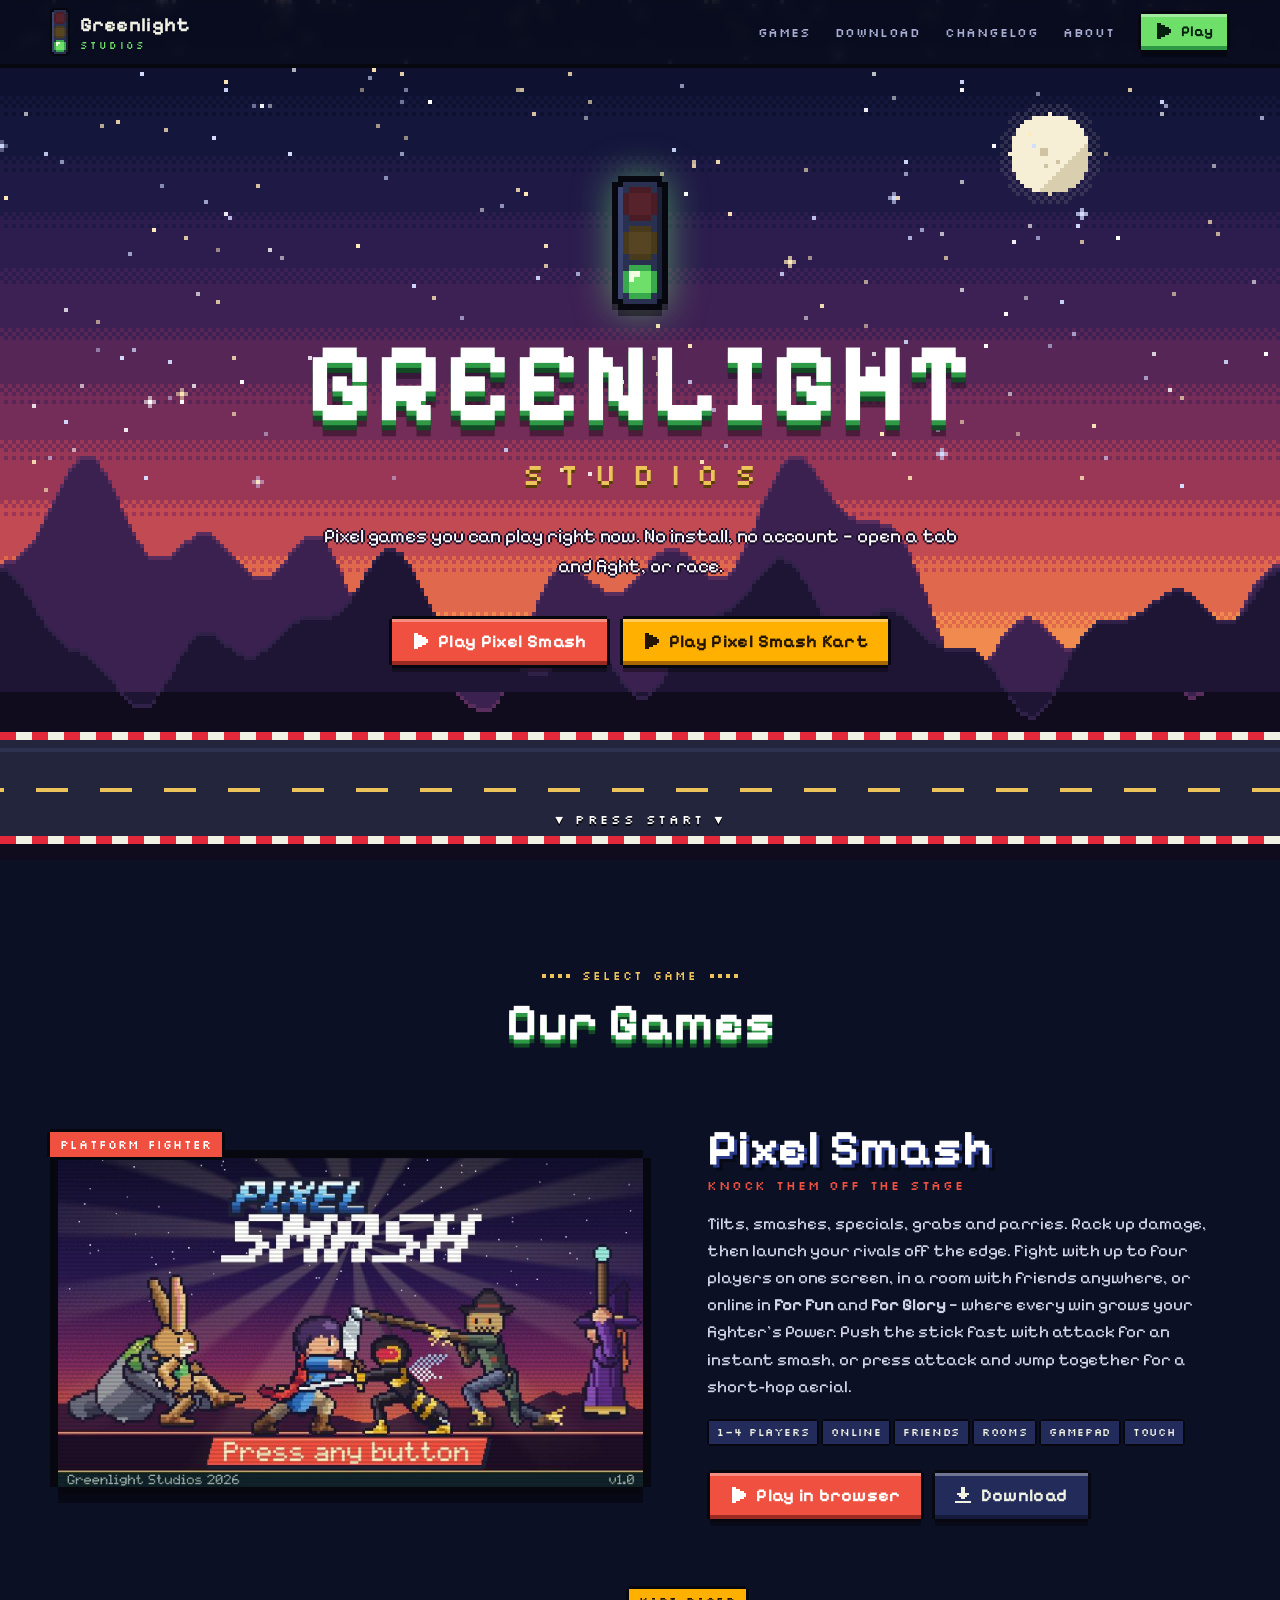
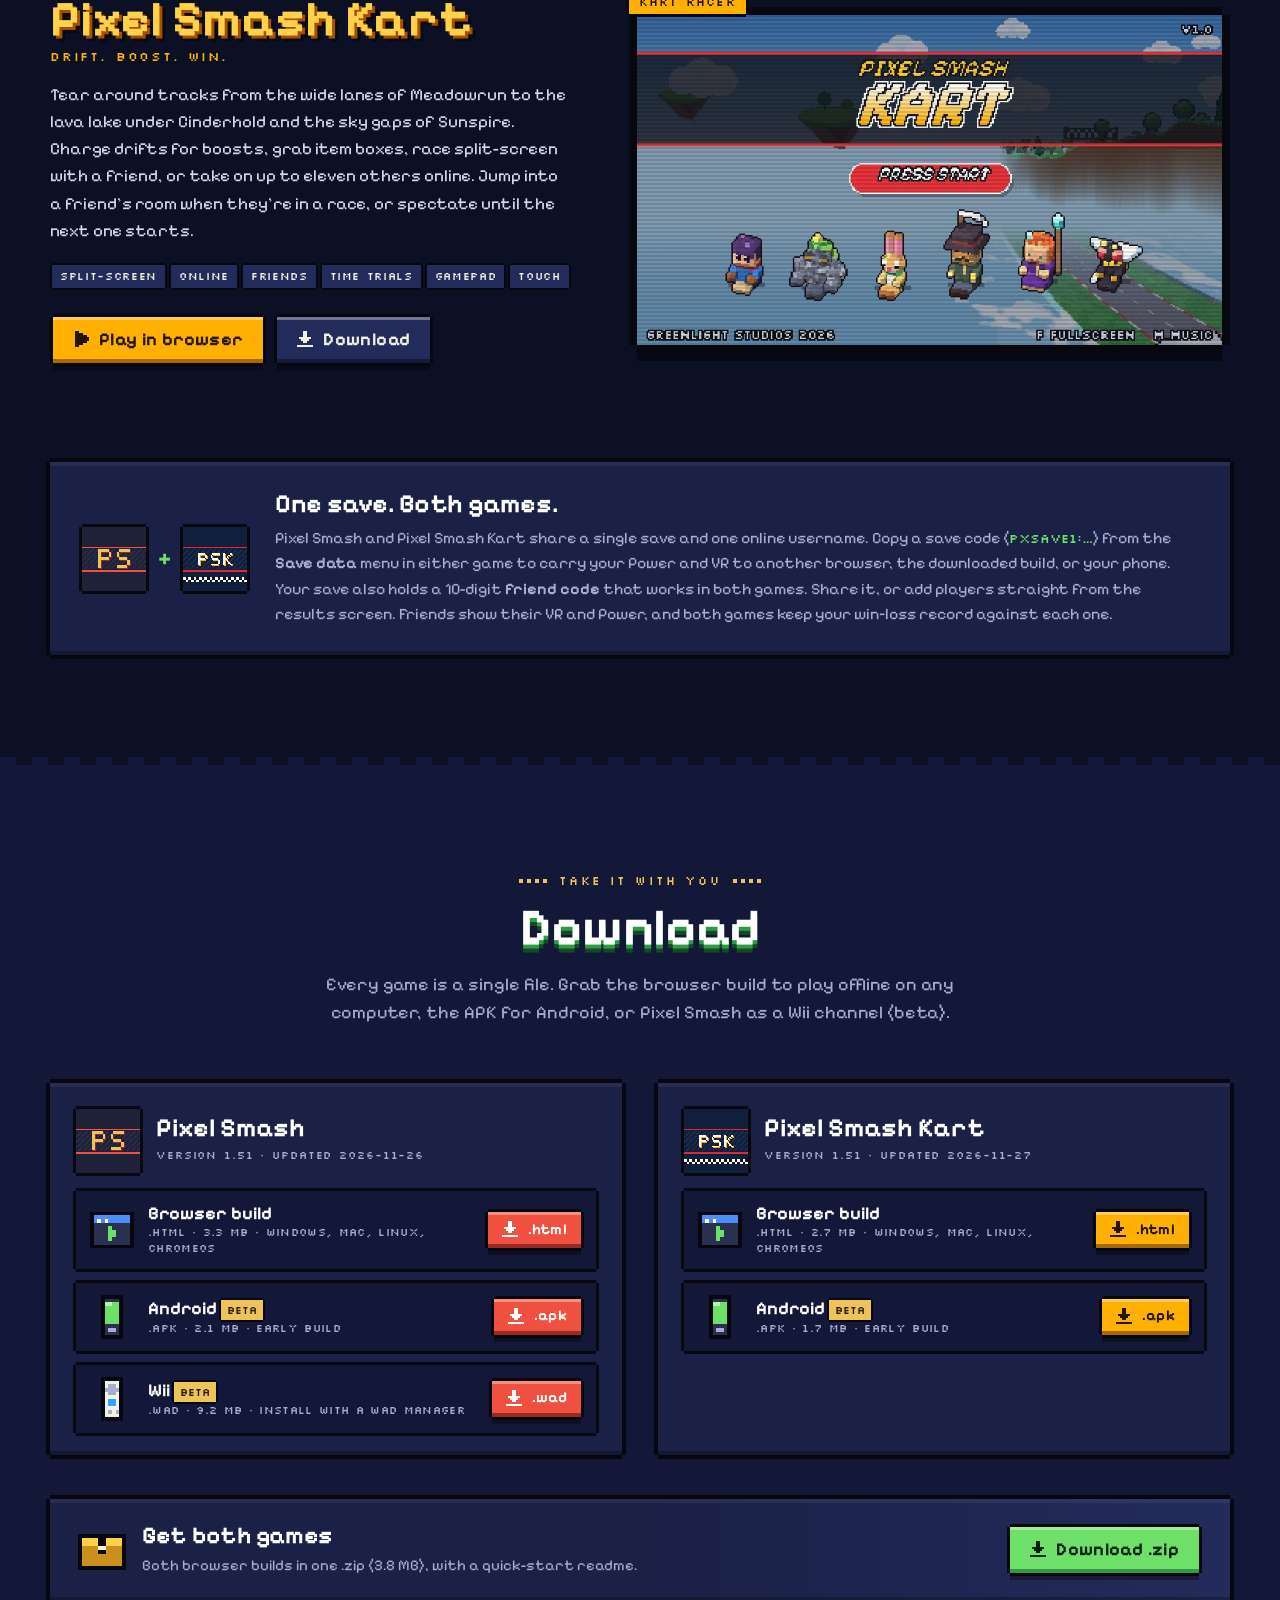
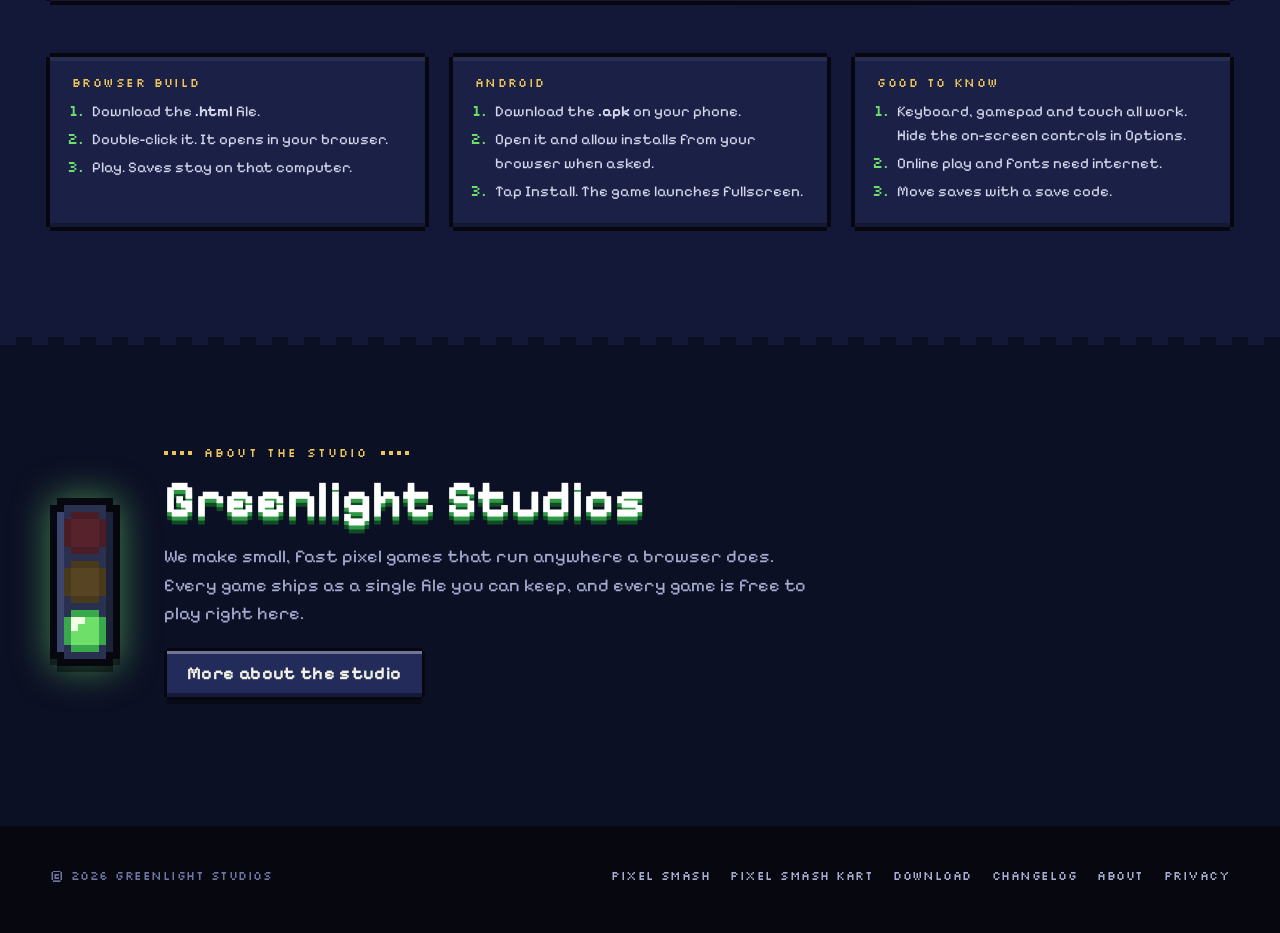
<file: index.html>
<!doctype html>
<html lang="en" class="no-js">
<head>
<meta charset="utf-8">
<meta name="google-adsense-account" content="ca-pub-5130170765707169">
<script async src="https://pagead2.googlesyndication.com/pagead/js/adsbygoogle.js?client=ca-pub-5130170765707169" crossorigin="anonymous"></script>
<meta name="viewport" content="width=device-width,initial-scale=1,viewport-fit=cover">
<title>Greenlight Studios</title>
<meta name="description" content="Greenlight Studios makes pixel games. Play Pixel Smash and Pixel Smash Kart free in your browser, or download them for desktop and Android.">
<meta name="theme-color" content="#0c1024">
<meta property="og:title" content="Greenlight Studios">
<meta property="og:description" content="Pixel Smash and Pixel Smash Kart. Play free in your browser.">
<meta property="og:image" content="img/smash-title.jpg">
<link rel="canonical" href="https://greenlightstudios.app/">
<meta property="og:url" content="https://greenlightstudios.app/">
<link rel="icon" href="img/favicon.svg" type="image/svg+xml">
<link rel="preconnect" href="https://fonts.googleapis.com">
<link rel="preconnect" href="https://fonts.gstatic.com" crossorigin>
<link rel="stylesheet" href="https://fonts.googleapis.com/css2?family=Pixelify+Sans:wght@500;700&family=Silkscreen&display=swap">
<link rel="stylesheet" href="css/site.css">
<script>document.documentElement.classList.remove('no-js')</script>
</head>
<body>

<!-- pixel sprites: the studio's traffic light and the little icons -->
<svg width="0" height="0" style="position:absolute" aria-hidden="true">
  <symbol id="tl" viewBox="0 0 10 24" shape-rendering="crispEdges">
    <rect x="1" y="0" width="8" height="24" fill="#06070f"/><rect x="0" y="1" width="10" height="22" fill="#06070f"/>
    <rect x="1" y="1" width="8" height="22" fill="#2a3150"/><rect x="1" y="2" width="1" height="20" fill="#3c4570"/><rect x="8" y="2" width="1" height="20" fill="#1c2238"/>
    <rect x="1" y="1" width="1" height="1" fill="#06070f"/><rect x="8" y="1" width="1" height="1" fill="#06070f"/><rect x="1" y="22" width="1" height="1" fill="#06070f"/><rect x="8" y="22" width="1" height="1" fill="#06070f"/>
    <g><rect x="3" y="2" width="4" height="6" style="fill:var(--lr)"/><rect x="2" y="3" width="6" height="4" style="fill:var(--lr)"/><rect x="3" y="3" width="4" height="4" style="fill:var(--lr2)"/><rect x="3" y="3" width="2" height="1" style="fill:var(--lrh)"/><rect x="3" y="4" width="1" height="1" style="fill:var(--lrh)"/></g>
    <g><rect x="3" y="9" width="4" height="6" style="fill:var(--la)"/><rect x="2" y="10" width="6" height="4" style="fill:var(--la)"/><rect x="3" y="10" width="4" height="4" style="fill:var(--la2)"/><rect x="3" y="10" width="2" height="1" style="fill:var(--lah)"/><rect x="3" y="11" width="1" height="1" style="fill:var(--lah)"/></g>
    <g><rect x="3" y="16" width="4" height="6" style="fill:var(--lg)"/><rect x="2" y="17" width="6" height="4" style="fill:var(--lg)"/><rect x="3" y="17" width="4" height="4" style="fill:var(--lg2)"/><rect x="3" y="17" width="2" height="1" style="fill:var(--lgh)"/><rect x="3" y="18" width="1" height="1" style="fill:var(--lgh)"/></g>
  </symbol>
  <symbol id="i-play" viewBox="0 0 8 8"><path fill="currentColor" d="M1 0h2v8H1zM3 1h2v6H3zM5 2h2v4H5zM7 3h1v2H7z"/></symbol>
  <symbol id="i-down" viewBox="0 0 8 8"><path fill="currentColor" d="M3 0h2v4H3zM1 3h6v1H1zM2 4h4v1H2zM3 5h2v1H3zM0 7h8v1H0z"/></symbol>
  <symbol id="i-web" viewBox="0 0 12 12"><path fill="#06070f" d="M0 1h12v10H0z"/><path fill="#2a3150" d="M1 2h10v8H1z"/><path fill="#4c8cff" d="M1 2h10v2H1z"/><path fill="#fff" d="M2 3h1v1H2zM4 3h1v1H4z"/><path fill="#6ee06a" d="M5 5h1v4H5zM6 6h1v2H6z"/></symbol>
  <symbol id="i-phone" viewBox="0 0 12 12"><path fill="#06070f" d="M3 0h6v12H3z"/><path fill="#2a3150" d="M4 1h4v10H4z"/><path fill="#6ee06a" d="M4 2h4v6H4z"/><path fill="#b8f5a8" d="M4 2h2v1H4z"/><path fill="#a7acd0" d="M5 9h2v1H5z"/></symbol>
  <symbol id="i-remote" viewBox="0 0 12 12"><path fill="#06070f" d="M3 0h6v12H3z"/><path fill="#f1f2e4" d="M4 1h4v10H4z"/><path fill="#a7acd0" d="M5 2h2v3H5zM4 3h4v1H4z"/><path fill="#3aa0ff" d="M5 6h2v2H5z"/><path fill="#a7acd0" d="M5 9h1v1H5zM7 9h1v1H7z"/></symbol>
  <symbol id="i-box" viewBox="0 0 12 12"><path fill="#06070f" d="M0 2h12v9H0z"/><path fill="#c9901c" d="M1 3h10v7H1z"/><path fill="#ffd04a" d="M1 3h10v2H1z"/><path fill="#06070f" d="M5 3h2v4H5z"/><path fill="#f1f2e4" d="M5 5h2v1H5z"/></symbol>
</svg>

<header class="top">
  <div class="wrap">
    <a class="brand" href="#top" aria-label="Greenlight Studios home">
      <svg aria-hidden="true"><use href="#tl"/></svg>
      <span><b>Greenlight</b><small>STUDIOS</small></span>
    </a>
    <nav class="nav" aria-label="Main">
      <a href="#games">Games</a>
      <a href="#download">Download</a>
      <a href="changelog.html">Changelog</a>
      <a href="about.html">About</a>
      <a class="btn sm" href="#games"><svg aria-hidden="true"><use href="#i-play"/></svg>Play</a>
    </nav>
  </div>
</header>

<main id="top">
  <section class="hero" aria-labelledby="studio">
    <canvas id="sky" aria-hidden="true"></canvas>
    <div class="hero-in wrap">
      <svg class="lightmark" id="mark" viewBox="0 0 10 24" aria-hidden="true"><use href="#tl"/></svg>
      <h1 class="wordmark" id="studio"><span class="w1">GREENLIGHT</span><span class="w2">STUDIOS</span></h1>
      <p class="lede">Pixel games you can play right now. No install, no account &mdash; open a tab and fight, or race.</p>
      <div class="hero-cta">
        <a class="btn red" href="play.html?game=smash"><svg aria-hidden="true"><use href="#i-play"/></svg>Play Pixel Smash</a>
        <a class="btn gold" href="play.html?game=kart"><svg aria-hidden="true"><use href="#i-play"/></svg>Play Pixel Smash Kart</a>
      </div>
    </div>
    <a class="press" href="#games">&#9660; PRESS START &#9660;</a>
  </section>

  <section class="band" id="games" aria-labelledby="games-h">
    <div class="wrap">
      <div class="center rise">
        <p class="kicker">Select game</p>
        <h2 class="title" id="games-h">Our Games</h2>
      </div>

      <article class="game smash rise" aria-labelledby="smash-h">
        <a class="shot" href="play.html?game=smash" aria-label="Play Pixel Smash in your browser">
          <span class="tag">PLATFORM FIGHTER</span>
          <img src="img/smash-title.jpg" alt="Pixel Smash title screen: six fighters clash under a purple night sky" width="800" height="450" loading="lazy">
          <span class="play" aria-hidden="true"><span>&#9654; PLAY</span></span>
        </a>
        <div>
          <h3 class="gname" id="smash-h">Pixel Smash</h3>
          <p class="genre">Knock them off the stage</p>
          <p class="desc">Tilts, smashes, specials, grabs and parries. Rack up damage, then launch your rivals off the edge. Fight with up to four players on one screen, in a room with friends anywhere, or online in <b>For Fun</b> and <b>For Glory</b> &mdash; where every win grows your fighter's Power. Push the stick fast with attack for an instant smash, or press attack and jump together for a short-hop aerial.</p>
          <div><span class="chip">1&ndash;4 players</span><span class="chip">Online</span><span class="chip">Friends</span><span class="chip">Rooms</span><span class="chip">Gamepad</span><span class="chip">Touch</span></div>
          <div class="actions">
            <a class="btn red" href="play.html?game=smash"><svg aria-hidden="true"><use href="#i-play"/></svg>Play in browser</a>
            <a class="btn ghost" href="#download"><svg aria-hidden="true"><use href="#i-down"/></svg>Download</a>
          </div>
        </div>
      </article>

      <article class="game kart flip rise" aria-labelledby="kart-h">
        <a class="shot" href="play.html?game=kart" aria-label="Play Pixel Smash Kart in your browser">
          <span class="tag">KART RACER</span>
          <img src="img/kart-title.jpg" alt="Pixel Smash Kart title screen: six drivers lined up on a road above the clouds" width="800" height="450" loading="lazy">
          <span class="play" aria-hidden="true"><span>&#9654; RACE</span></span>
        </a>
        <div>
          <h3 class="gname" id="kart-h">Pixel Smash Kart</h3>
          <p class="genre">Drift. Boost. Win.</p>
          <p class="desc">Tear around tracks from the wide lanes of Meadowrun to the lava lake under Cinderhold and the sky gaps of Sunspire. Charge drifts for boosts, grab item boxes, race split-screen with a friend, or take on up to eleven others online. Jump into a friend's room when they're in a race, or spectate until the next one starts.</p>
          <div><span class="chip">Split-screen</span><span class="chip">Online</span><span class="chip">Friends</span><span class="chip">Time trials</span><span class="chip">Gamepad</span><span class="chip">Touch</span></div>
          <div class="actions">
            <a class="btn gold" href="play.html?game=kart"><svg aria-hidden="true"><use href="#i-play"/></svg>Play in browser</a>
            <a class="btn ghost" href="#download"><svg aria-hidden="true"><use href="#i-down"/></svg>Download</a>
          </div>
        </div>
      </article>

      <div class="save panel rise">
        <div class="link" aria-hidden="true">
          <img src="img/smash-icon.png" alt="" width="64" height="64"><i>+</i><img src="img/kart-icon.png" alt="" width="64" height="64">
        </div>
        <div>
          <h3>One save. Both games.</h3>
          <p>Pixel Smash and Pixel Smash Kart share a single save and one online username. Copy a save code (<code>PXSAVE1:&hellip;</code>) from the <b>Save data</b> menu in either game to carry your Power and VR to another browser, the downloaded build, or your phone.</p>
          <p>Your save also holds a 10-digit <b>friend code</b> that works in both games. Share it, or add players straight from the results screen. Friends show their VR and Power, and both games keep your win&ndash;loss record against each one.</p>
        </div>
      </div>
      <div class="ad-slot" data-ad="home-games"></div>
    </div>
  </section>

  <section class="band alt" id="download" aria-labelledby="dl-h">
    <div class="wrap">
      <div class="center rise">
        <p class="kicker">Take it with you</p>
        <h2 class="title" id="dl-h">Download</h2>
        <p class="lede">Every game is a single file. Grab the browser build to play offline on any computer, the APK for Android, or Pixel Smash as a Wii channel (beta).</p>
      </div>

      <div class="dl-grid">
        <article class="dl-card panel rise" data-game="smash">
          <header>
            <img src="img/smash-icon.png" alt="" width="64" height="64">
            <div><h3>Pixel Smash</h3><small data-ver>Version 1.0</small></div>
          </header>
          <ul class="dl-list">
            <li class="dl-row" data-kind="html">
              <svg aria-hidden="true"><use href="#i-web"/></svg>
              <div><b>Browser build</b><small><span data-size>.html</span> &middot; Windows, Mac, Linux, ChromeOS</small></div>
              <a class="btn sm red" href="games/pixel-smash.html" download="Pixel Smash.html"><svg aria-hidden="true"><use href="#i-down"/></svg>.html</a>
            </li>
            <li class="dl-row" data-kind="apk">
              <svg aria-hidden="true"><use href="#i-phone"/></svg>
              <div><b>Android <span class="badge soon" data-badge>SOON</span></b><small data-size>.apk &middot; in development</small></div>
              <a class="btn sm red" aria-disabled="true" role="link"><svg aria-hidden="true"><use href="#i-down"/></svg>.apk</a>
            </li>
            <li class="dl-row" data-kind="wad" hidden>
              <svg aria-hidden="true"><use href="#i-remote"/></svg>
              <div><b>Wii <span class="badge beta">BETA</span></b><small data-size>.wad</small></div>
              <a class="btn sm red" href="#"><svg aria-hidden="true"><use href="#i-down"/></svg>.wad</a>
            </li>
          </ul>
        </article>

        <article class="dl-card panel rise" data-game="kart">
          <header>
            <img src="img/kart-icon.png" alt="" width="64" height="64">
            <div><h3>Pixel Smash Kart</h3><small data-ver>Version 1.0</small></div>
          </header>
          <ul class="dl-list">
            <li class="dl-row" data-kind="html">
              <svg aria-hidden="true"><use href="#i-web"/></svg>
              <div><b>Browser build</b><small><span data-size>.html</span> &middot; Windows, Mac, Linux, ChromeOS</small></div>
              <a class="btn sm gold" href="games/pixel-smash-kart.html" download="Pixel Smash Kart.html"><svg aria-hidden="true"><use href="#i-down"/></svg>.html</a>
            </li>
            <li class="dl-row" data-kind="apk">
              <svg aria-hidden="true"><use href="#i-phone"/></svg>
              <div><b>Android <span class="badge soon" data-badge>SOON</span></b><small data-size>.apk &middot; in development</small></div>
              <a class="btn sm gold" aria-disabled="true" role="link"><svg aria-hidden="true"><use href="#i-down"/></svg>.apk</a>
            </li>
          </ul>
        </article>
      </div>

      <div class="bundle panel rise" id="bundle">
        <div style="display:flex;gap:16px;align-items:center">
          <svg width="48" height="48" aria-hidden="true" style="shape-rendering:crispEdges"><use href="#i-box"/></svg>
          <div><h3>Get both games</h3><p data-bsize>Both browser builds in one .zip, with a quick-start readme.</p></div>
        </div>
        <a class="btn" href="downloads/" data-bundle><svg aria-hidden="true"><use href="#i-down"/></svg>Download .zip</a>
      </div>
      <div class="ad-slot" data-ad="home-download"></div>

      <div class="howto">
        <div class="panel rise">
          <h4>Browser build</h4>
          <ol>
            <li>Download the <b>.html</b> file.</li>
            <li>Double-click it. It opens in your browser.</li>
            <li>Play. Saves stay on that computer.</li>
          </ol>
        </div>
        <div class="panel rise">
          <h4>Android</h4>
          <ol>
            <li>Download the <b>.apk</b> on your phone.</li>
            <li>Open it and allow installs from your browser when asked.</li>
            <li>Tap Install. The game launches fullscreen.</li>
          </ol>
        </div>
        <div class="panel rise">
          <h4>Good to know</h4>
          <ol>
            <li>Keyboard, gamepad and touch all work. Hide the on-screen controls in Options.</li>
            <li>Online play and fonts need internet.</li>
            <li>Move saves with a save code.</li>
          </ol>
        </div>
      </div>
    </div>
  </section>

  <section class="band" id="about" aria-labelledby="about-h">
    <div class="wrap about rise">
      <svg class="lightmark" viewBox="0 0 10 24" aria-hidden="true"><use href="#tl"/></svg>
      <div>
        <p class="kicker">About the studio</p>
        <h2 class="title" id="about-h">Greenlight Studios</h2>
        <p class="lede">We make small, fast pixel games that run anywhere a browser does. Every game ships as a single file you can keep, and every game is free to play right here.</p>
        <p style="margin-top:20px"><a class="btn ghost" href="about.html">More about the studio</a></p>
      </div>
    </div>
  </section>
</main>

<footer class="foot">
  <div class="wrap">
    <span>&copy; <span id="yr">2026</span> Greenlight Studios</span>
    <nav aria-label="Footer">
      <a href="play.html?game=smash">Pixel Smash</a>
      <a href="play.html?game=kart">Pixel Smash Kart</a>
      <a href="#download">Download</a>
      <a href="changelog.html">Changelog</a>
      <a href="about.html">About</a>
      <a href="privacy.html">Privacy</a>
    </nav>
  </div>
</footer>

<script src="data/builds.js"></script>
<script src="js/site.js"></script>
<script src="data/adsense.js"></script>
<script src="js/ads.js"></script>
</body>
</html>
</file>
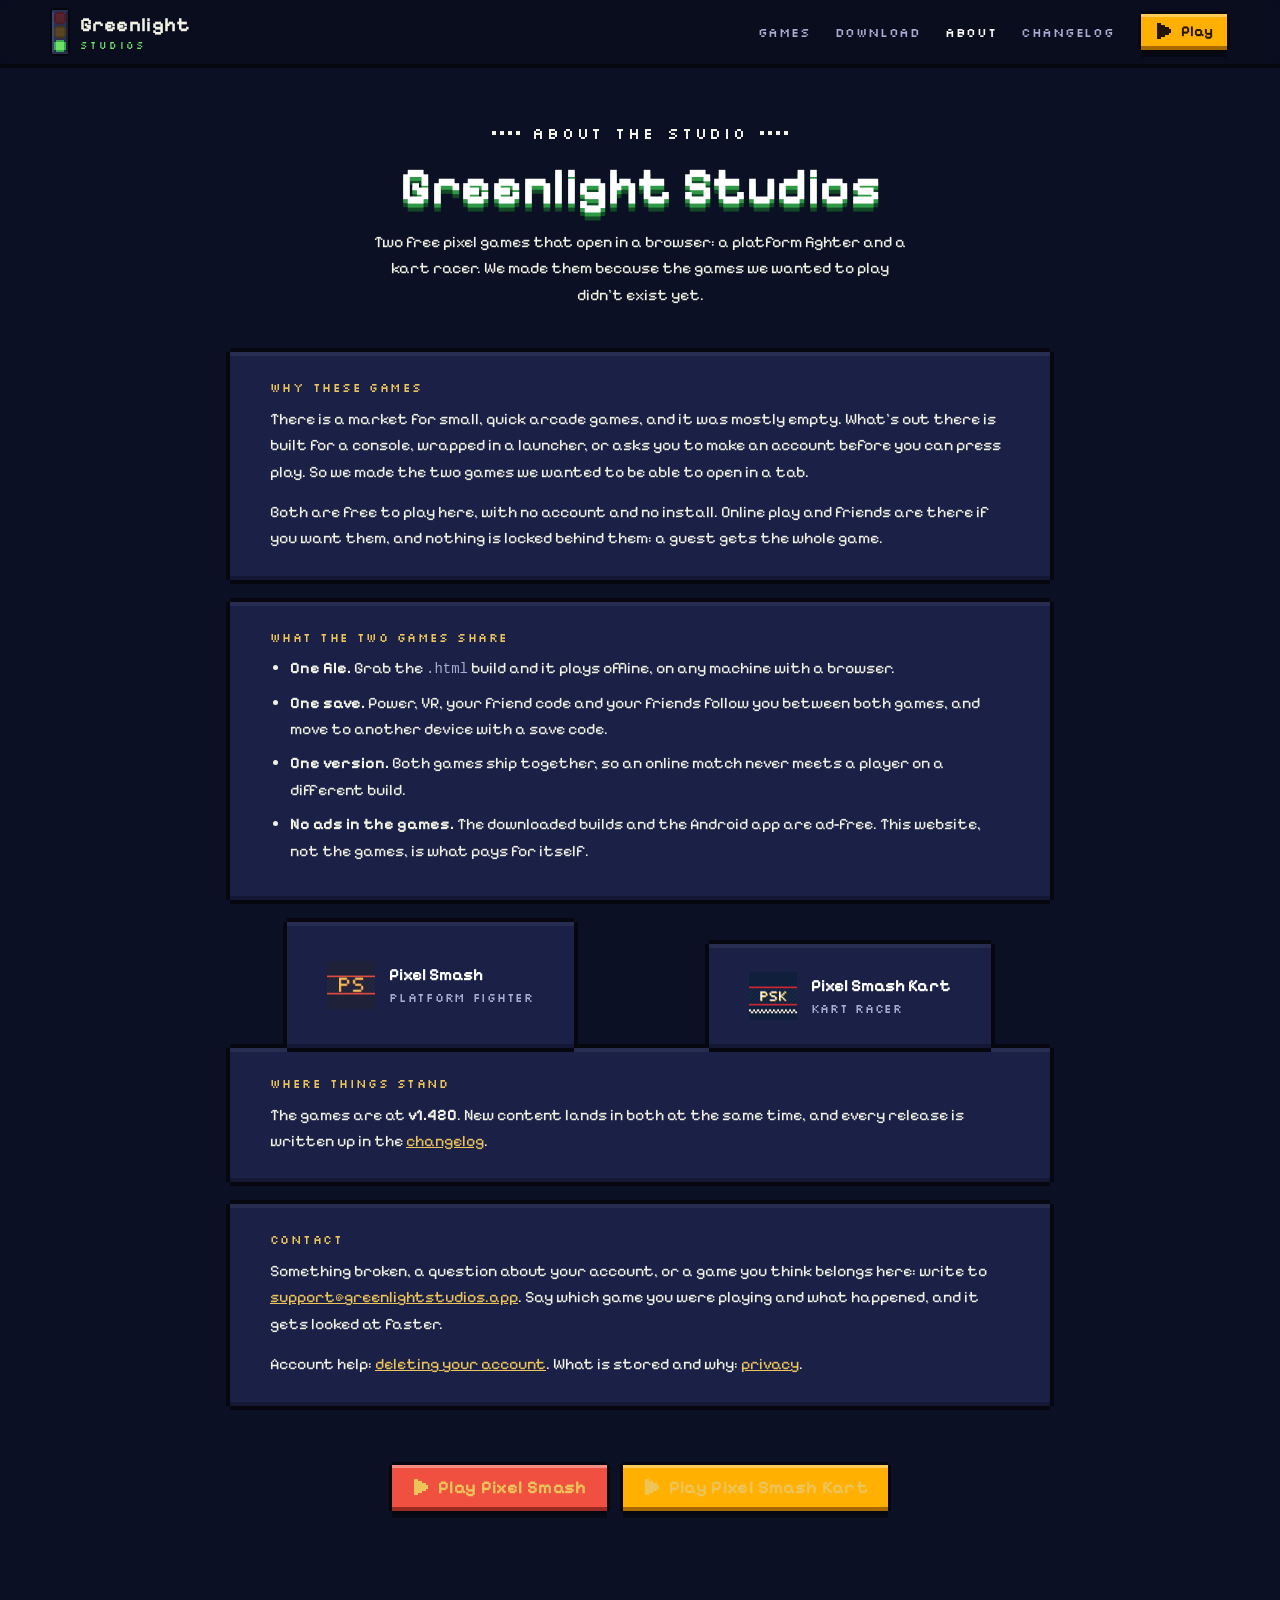
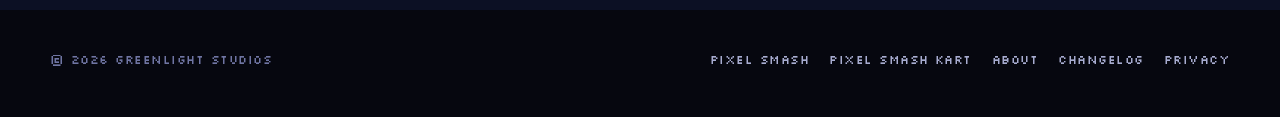
<file: about.html>
<!doctype html>
<html lang="en" class="no-js">
<head>
<meta charset="utf-8">
<meta name="google-adsense-account" content="ca-pub-5130170765707169">
<script async src="https://pagead2.googlesyndication.com/pagead/js/adsbygoogle.js?client=ca-pub-5130170765707169" crossorigin="anonymous"></script>
<meta name="viewport" content="width=device-width,initial-scale=1,viewport-fit=cover">
<title>About &middot; Greenlight Studios</title>
<meta name="description" content="Greenlight Studios makes Pixel Smash and Pixel Smash Kart: two free pixel games that open in a browser, with no install and no account needed to play.">
<meta name="theme-color" content="#0c1024">
<meta property="og:title" content="About &middot; Greenlight Studios">
<meta property="og:description" content="Two free pixel games that open in a browser, made because the games we wanted to play didn't exist yet.">
<link rel="canonical" href="https://greenlightstudios.app/about.html">
<link rel="icon" href="img/favicon.svg" type="image/svg+xml">
<link rel="preconnect" href="https://fonts.googleapis.com">
<link rel="preconnect" href="https://fonts.gstatic.com" crossorigin>
<link rel="stylesheet" href="https://fonts.googleapis.com/css2?family=Pixelify+Sans:wght@500;700&family=Silkscreen&display=swap">
<link rel="stylesheet" href="css/site.css">
<style>
  .ab-page{padding:calc(var(--bar) + 56px) 0 96px}
  .ab-page .panel{padding:28px clamp(18px,4vw,40px);max-width:820px;margin:0 auto}
  .ab-page .panel + .panel{margin-top:22px}
  .ab-page h2{font:12px/1.3 var(--label);letter-spacing:.12em;text-transform:uppercase;color:var(--gold);margin:26px 0 10px}
  .ab-page .panel h2:first-child{margin-top:0}
  .ab-page p,.ab-page li{color:var(--fg);line-height:1.65;font-size:16px}
  .ab-page p{margin:0 0 14px}
  .ab-page p:last-child,.ab-page ul:last-child{margin-bottom:0}
  .ab-page ul{padding-left:20px;margin:0 0 14px}
  .ab-page li{margin:0 0 8px}
  .ab-page a{color:var(--gold)}
  .ab-page code{font:14px var(--mono,monospace);color:var(--mute)}
  .ab-picks{display:grid;grid-template-columns:repeat(auto-fit,minmax(250px,1fr));gap:18px;max-width:820px;margin:22px auto 0}
  .ab-pick{display:flex;gap:14px;align-items:center;padding:16px 18px;text-decoration:none;color:inherit}
  .ab-pick img{width:48px;height:48px;flex:0 0 auto}
  .ab-pick b{display:block;color:#fff;font:700 17px/1.2 var(--display)}
  .ab-pick small{display:block;color:var(--mute);font:12px var(--label);letter-spacing:.06em;text-transform:uppercase;margin-top:4px}
  .ab-pick:hover b{color:var(--gold)}
</style>
<script>document.documentElement.classList.remove('no-js')</script>
</head>
<body>

<svg width="0" height="0" style="position:absolute" aria-hidden="true">
  <symbol id="tl" viewBox="0 0 10 24" shape-rendering="crispEdges">
    <rect x="1" y="0" width="8" height="24" fill="#06070f"/><rect x="0" y="1" width="10" height="22" fill="#06070f"/>
    <rect x="1" y="1" width="8" height="22" fill="#2a3150"/><rect x="1" y="2" width="1" height="20" fill="#3c4570"/><rect x="8" y="2" width="1" height="20" fill="#1c2238"/>
    <g><rect x="3" y="2" width="4" height="6" style="fill:var(--lr)"/><rect x="2" y="3" width="6" height="4" style="fill:var(--lr)"/><rect x="3" y="3" width="4" height="4" style="fill:var(--lr2)"/></g>
    <g><rect x="3" y="9" width="4" height="6" style="fill:var(--la)"/><rect x="2" y="10" width="6" height="4" style="fill:var(--la)"/><rect x="3" y="10" width="4" height="4" style="fill:var(--la2)"/></g>
    <g><rect x="3" y="16" width="4" height="6" style="fill:var(--lg)"/><rect x="2" y="17" width="6" height="4" style="fill:var(--lg)"/><rect x="3" y="17" width="4" height="4" style="fill:var(--lg2)"/></g>
  </symbol>
  <symbol id="i-play" viewBox="0 0 8 8"><path fill="currentColor" d="M1 0h2v8H1zM3 1h2v6H3zM5 2h2v4H5zM7 3h1v2H7z"/></symbol>
</svg>

<header class="top">
  <div class="wrap">
    <a class="brand" href="index.html" aria-label="Greenlight Studios home">
      <svg aria-hidden="true"><use href="#tl"/></svg>
      <span><b>Greenlight</b><small>STUDIOS</small></span>
    </a>
    <nav class="nav" aria-label="Main">
      <a href="index.html#games">Games</a>
      <a href="index.html#download">Download</a>
      <a href="about.html" aria-current="page">About</a>
      <a href="changelog.html">Changelog</a>
      <a class="btn sm gold" href="play.html?game=kart"><svg aria-hidden="true"><use href="#i-play"/></svg>Play</a>
    </nav>
  </div>
</header>

<main id="top" class="ab-page">
  <div class="wrap">
    <div class="center rise">
      <p class="kicker">About the studio</p>
      <h1 class="title">Greenlight Studios</h1>
      <p class="lede">Two free pixel games that open in a browser: a platform fighter and a kart racer. We made them because the games we wanted to play didn't exist yet.</p>
    </div>

    <article class="panel rise" style="margin-top:44px">
      <h2>Why these games</h2>
      <p>There is a market for small, quick arcade games, and it was mostly empty. What's out there is built for a console, wrapped in a launcher, or asks you to make an account before you can press play. So we made the two games we wanted to be able to open in a tab.</p>
      <p>Both are free to play here, with no account and no install. Online play and friends are there if you want them, and nothing is locked behind them: a guest gets the whole game.</p>
    </article>

    <article class="panel rise">
      <h2>What the two games share</h2>
      <ul>
        <li><b>One file.</b> Grab the <code>.html</code> build and it plays offline, on any machine with a browser.</li>
        <li><b>One save.</b> Power, VR, your friend code and your friends follow you between both games, and move to another device with a save code.</li>
        <li><b>One version.</b> Both games ship together, so an online match never meets a player on a different build.</li>
        <li><b>No ads in the games.</b> The downloaded builds and the Android app are ad-free. This website, not the games, is what pays for itself.</li>
      </ul>
    </article>

    <div class="ab-picks rise">
      <a class="panel ab-pick" href="play.html?game=smash">
        <img src="img/smash-icon.png" alt="" width="48" height="48">
        <span><b>Pixel Smash</b><small>Platform fighter</small></span>
      </a>
      <a class="panel ab-pick" href="play.html?game=kart">
        <img src="img/kart-icon.png" alt="" width="48" height="48">
        <span><b>Pixel Smash Kart</b><small>Kart racer</small></span>
      </a>
    </div>

    <article class="panel rise">
      <h2>Where things stand</h2>
      <p>The games are at <b>v1.420</b>. New content lands in both at the same time, and every release is written up in the <a href="changelog.html">changelog</a>.</p>
    </article>

    <article class="panel rise">
      <h2>Contact</h2>
      <p>Something broken, a question about your account, or a game you think belongs here: write to <a href="mailto:support@greenlightstudios.app">support@greenlightstudios.app</a>. Say which game you were playing and what happened, and it gets looked at faster.</p>
      <p>Account help: <a href="delete-account.html">deleting your account</a>. What is stored and why: <a href="privacy.html">privacy</a>.</p>
    </article>

    <div class="center rise log-cta">
      <a class="btn red" href="play.html?game=smash"><svg aria-hidden="true"><use href="#i-play"/></svg>Play Pixel Smash</a>
      <a class="btn gold" href="play.html?game=kart"><svg aria-hidden="true"><use href="#i-play"/></svg>Play Pixel Smash Kart</a>
    </div>
  </div>
</main>

<footer class="foot">
  <div class="wrap">
    <span>&copy; <span id="yr">2026</span> Greenlight Studios</span>
    <nav aria-label="Footer">
      <a href="play.html?game=smash">Pixel Smash</a>
      <a href="play.html?game=kart">Pixel Smash Kart</a>
      <a href="about.html">About</a>
      <a href="changelog.html">Changelog</a>
      <a href="privacy.html">Privacy</a>
    </nav>
  </div>
</footer>

<script src="data/builds.js"></script>
<script src="js/site.js"></script>
<script src="data/adsense.js"></script>
<script src="js/ads.js"></script>
</body>
</html>
</file>
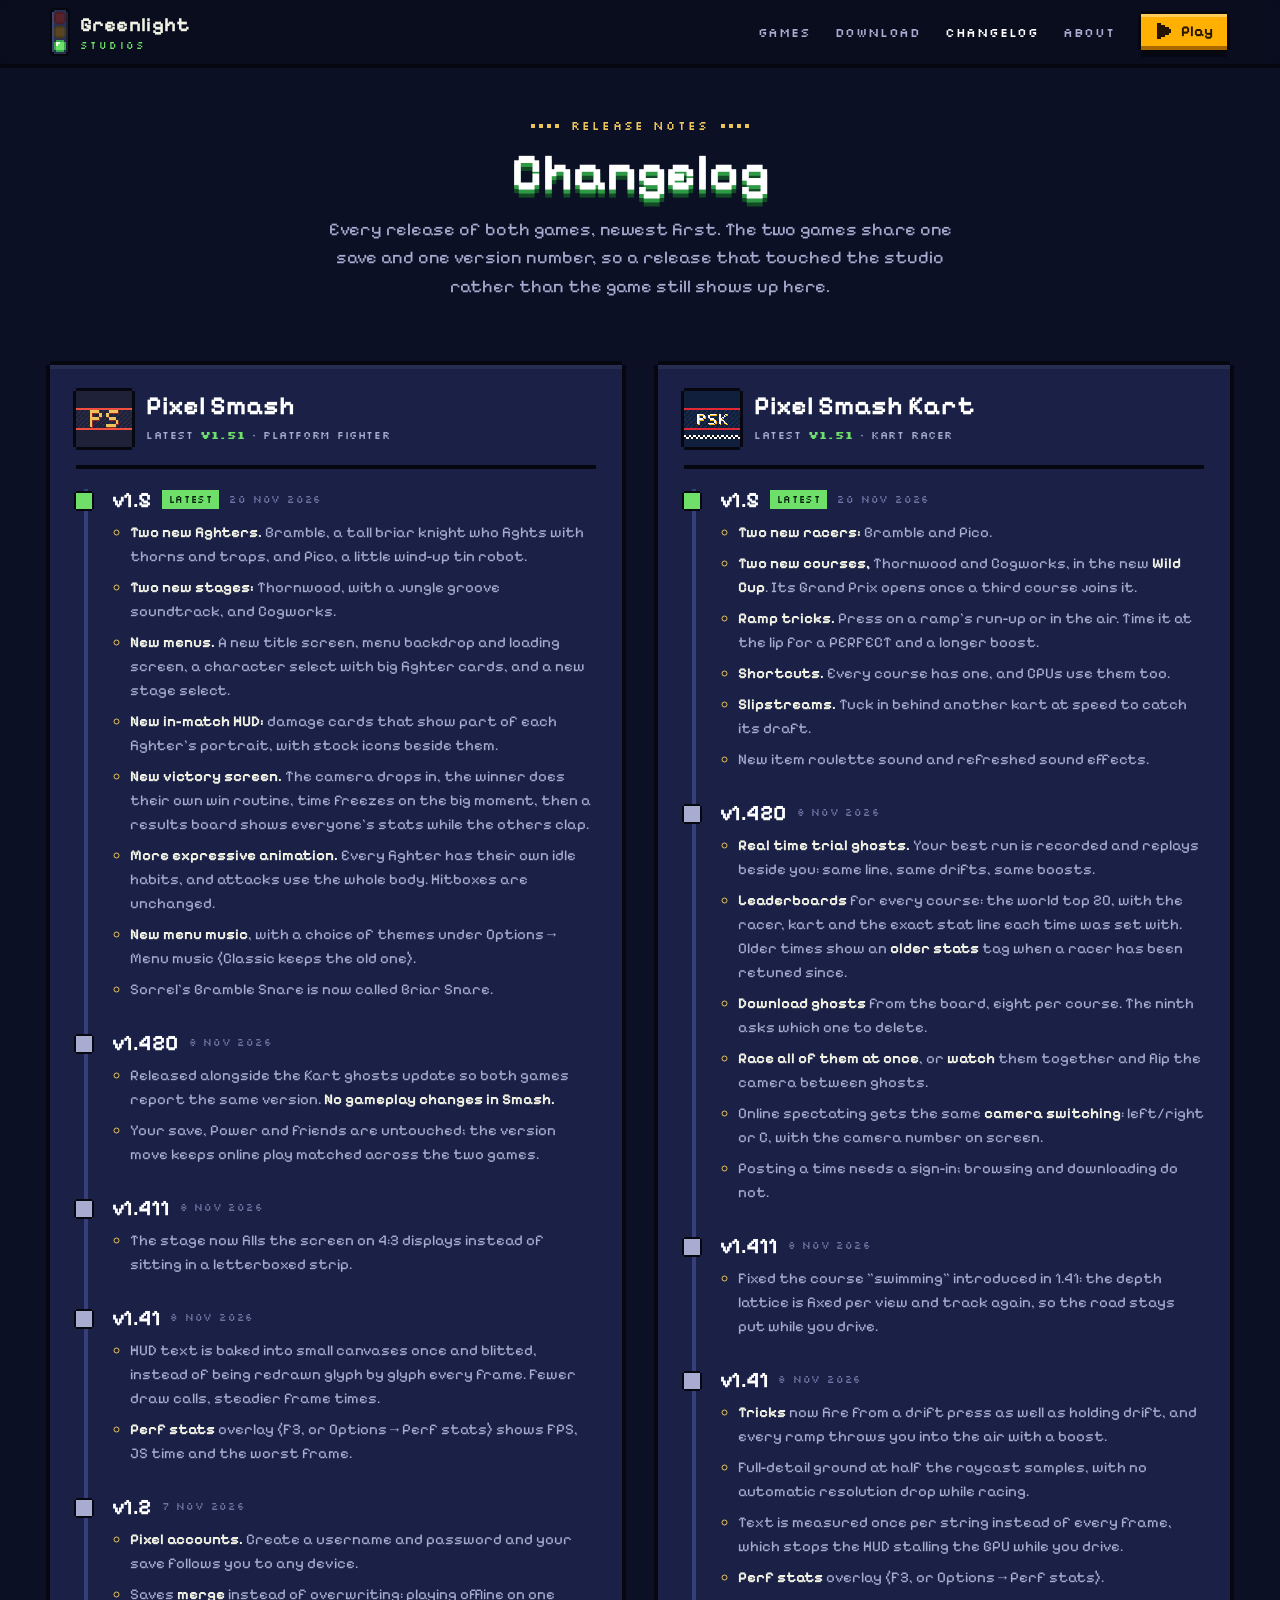
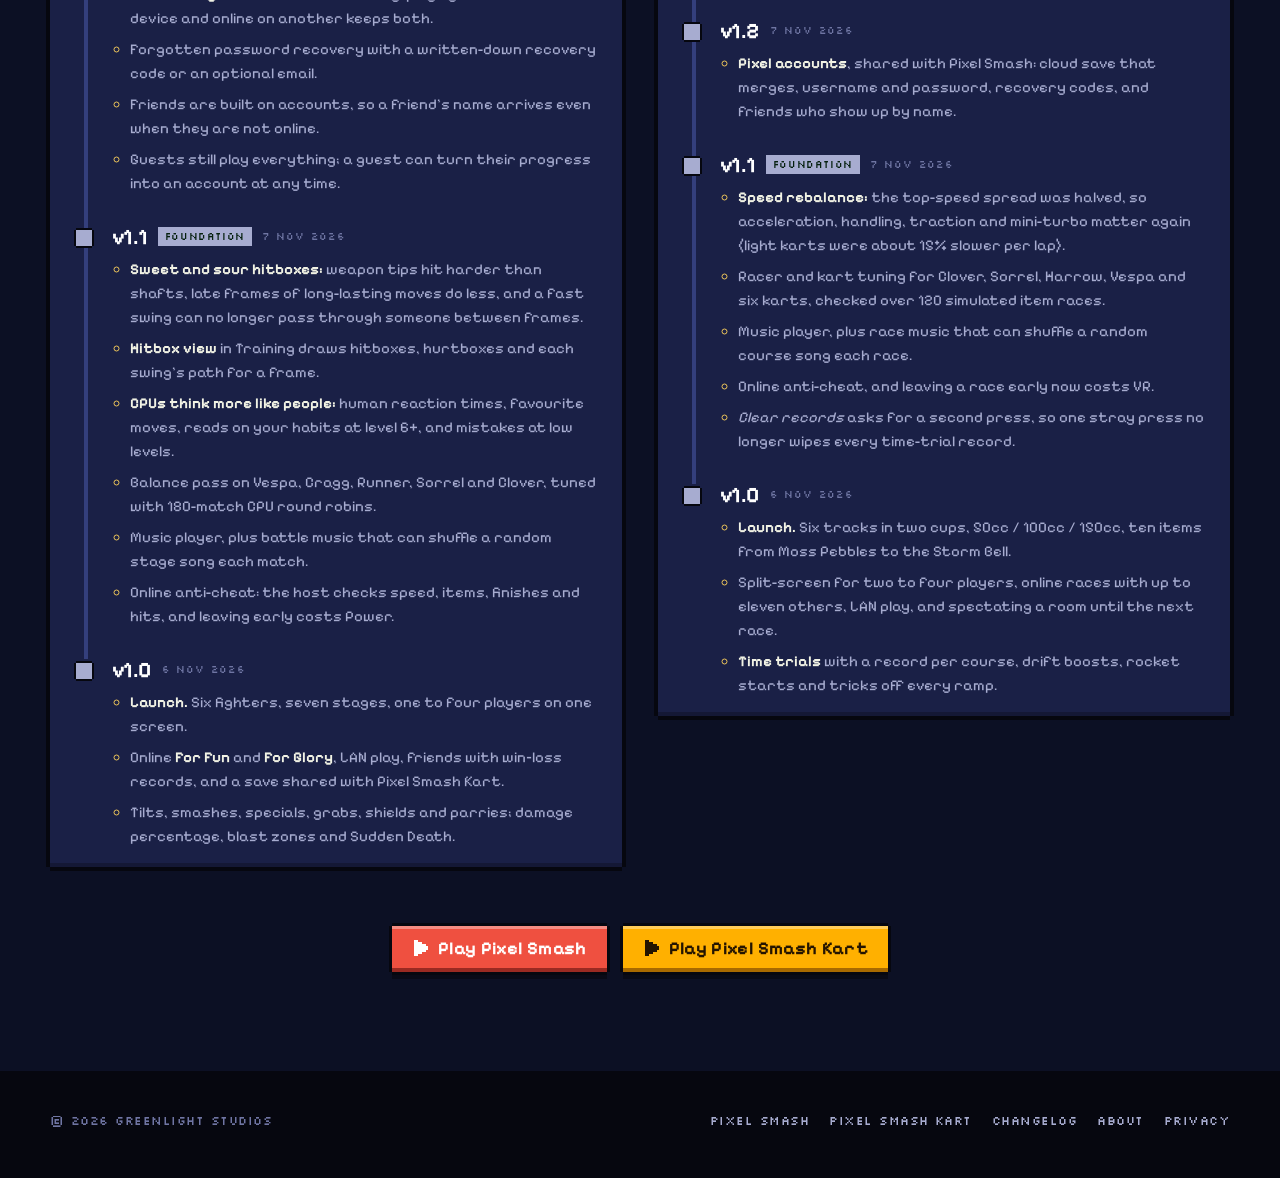
<file: changelog.html>
<!doctype html>
<html lang="en" class="no-js">
<head>
<meta charset="utf-8">
<meta name="google-adsense-account" content="ca-pub-5130170765707169">
<script async src="https://pagead2.googlesyndication.com/pagead/js/adsbygoogle.js?client=ca-pub-5130170765707169" crossorigin="anonymous"></script>
<meta name="viewport" content="width=device-width,initial-scale=1,viewport-fit=cover">
<title>Changelog &mdash; Greenlight Studios</title>
<meta name="description" content="Every release of Pixel Smash and Pixel Smash Kart, from launch to now, with what changed and when.">
<meta name="theme-color" content="#0c1024">
<meta property="og:title" content="Changelog &mdash; Greenlight Studios">
<meta property="og:description" content="What changed in Pixel Smash and Pixel Smash Kart, release by release.">
<link rel="canonical" href="https://greenlightstudios.app/changelog.html">
<link rel="icon" href="img/favicon.svg" type="image/svg+xml">
<link rel="preconnect" href="https://fonts.googleapis.com">
<link rel="preconnect" href="https://fonts.gstatic.com" crossorigin>
<link rel="stylesheet" href="https://fonts.googleapis.com/css2?family=Pixelify+Sans:wght@500;700&family=Silkscreen&display=swap">
<link rel="stylesheet" href="css/site.css">
<script>document.documentElement.classList.remove('no-js')</script>
</head>
<body>

<svg width="0" height="0" style="position:absolute" aria-hidden="true">
  <symbol id="tl" viewBox="0 0 10 24" shape-rendering="crispEdges">
    <rect x="1" y="0" width="8" height="24" fill="#06070f"/><rect x="0" y="1" width="10" height="22" fill="#06070f"/>
    <rect x="1" y="1" width="8" height="22" fill="#2a3150"/><rect x="1" y="2" width="1" height="20" fill="#3c4570"/><rect x="8" y="2" width="1" height="20" fill="#1c2238"/>
    <rect x="1" y="1" width="1" height="1" fill="#06070f"/><rect x="8" y="1" width="1" height="1" fill="#06070f"/><rect x="1" y="22" width="1" height="1" fill="#06070f"/><rect x="8" y="22" width="1" height="1" fill="#06070f"/>
    <g><rect x="3" y="2" width="4" height="6" style="fill:var(--lr)"/><rect x="2" y="3" width="6" height="4" style="fill:var(--lr)"/><rect x="3" y="3" width="4" height="4" style="fill:var(--lr2)"/><rect x="3" y="3" width="2" height="1" style="fill:var(--lrh)"/><rect x="3" y="4" width="1" height="1" style="fill:var(--lrh)"/></g>
    <g><rect x="3" y="9" width="4" height="6" style="fill:var(--la)"/><rect x="2" y="10" width="6" height="4" style="fill:var(--la)"/><rect x="3" y="10" width="4" height="4" style="fill:var(--la2)"/><rect x="3" y="10" width="2" height="1" style="fill:var(--lah)"/><rect x="3" y="11" width="1" height="1" style="fill:var(--lah)"/></g>
    <g><rect x="3" y="16" width="4" height="6" style="fill:var(--lg)"/><rect x="2" y="17" width="6" height="4" style="fill:var(--lg)"/><rect x="3" y="17" width="4" height="4" style="fill:var(--lg2)"/><rect x="3" y="17" width="2" height="1" style="fill:var(--lgh)"/><rect x="3" y="18" width="1" height="1" style="fill:var(--lgh)"/></g>
  </symbol>
  <symbol id="i-play" viewBox="0 0 8 8"><path fill="currentColor" d="M1 0h2v8H1zM3 1h2v6H3zM5 2h2v4H5zM7 3h1v2H7z"/></symbol>
</svg>

<header class="top">
  <div class="wrap">
    <a class="brand" href="index.html" aria-label="Greenlight Studios home">
      <svg aria-hidden="true"><use href="#tl"/></svg>
      <span><b>Greenlight</b><small>STUDIOS</small></span>
    </a>
    <nav class="nav" aria-label="Main">
      <a href="index.html#games">Games</a>
      <a href="index.html#download">Download</a>
      <a href="changelog.html" aria-current="page">Changelog</a>
      <a href="about.html">About</a>
      <a class="btn sm gold" href="play.html?game=kart"><svg aria-hidden="true"><use href="#i-play"/></svg>Play</a>
    </nav>
  </div>
</header>

<main id="top" class="log-page">
  <div class="wrap">
    <div class="center rise log-head">
      <p class="kicker">Release notes</p>
      <h1 class="title">Changelog</h1>
      <p class="lede">Every release of both games, newest first. The two games share one save and one version number, so a release that touched the studio rather than the game still shows up here.</p>
    </div>

    <div class="logs">

      <article class="log panel rise" id="smash">
        <header>
          <img src="img/smash-icon.png" alt="" width="56" height="56">
          <div><h2>Pixel Smash</h2><small>Latest <b data-latest="smash">v1.5</b> &middot; platform fighter</small></div>
        </header>
        <ol class="rel">
          <li class="latest">
            <div class="head"><span class="v">v1.5</span><span class="tag now">Latest</span><time datetime="2026-11-20">20 Nov 2026</time></div>
            <ul>
              <li><b>Two new fighters.</b> Bramble, a tall briar knight who fights with thorns and traps, and Pico, a little wind-up tin robot.</li>
              <li><b>Two new stages:</b> Thornwood, with a jungle groove soundtrack, and Cogworks.</li>
              <li><b>New menus.</b> A new title screen, menu backdrop and loading screen, a character select with big fighter cards, and a new stage select.</li>
              <li><b>New in-match HUD:</b> damage cards that show part of each fighter's portrait, with stock icons beside them.</li>
              <li><b>New victory screen.</b> The camera drops in, the winner does their own win routine, time freezes on the big moment, then a results board shows everyone's stats while the others clap.</li>
              <li><b>More expressive animation.</b> Every fighter has their own idle habits, and attacks use the whole body. Hitboxes are unchanged.</li>
              <li><b>New menu music</b>, with a choice of themes under Options &rarr; Menu music (Classic keeps the old one).</li>
              <li>Sorrel's Bramble Snare is now called Briar Snare.</li>
            </ul>
          </li>
          <li>
            <div class="head"><span class="v">v1.420</span><time datetime="2026-11-08">8 Nov 2026</time></div>
            <ul>
              <li>Released alongside the Kart ghosts update so both games report the same version. <b>No gameplay changes in Smash.</b></li>
              <li>Your save, Power and friends are untouched; the version move keeps online play matched across the two games.</li>
            </ul>
          </li>
          <li>
            <div class="head"><span class="v">v1.411</span><time datetime="2026-11-08">8 Nov 2026</time></div>
            <ul>
              <li>The stage now fills the screen on 4:3 displays instead of sitting in a letterboxed strip.</li>
            </ul>
          </li>
          <li>
            <div class="head"><span class="v">v1.41</span><time datetime="2026-11-08">8 Nov 2026</time></div>
            <ul>
              <li>HUD text is baked into small canvases once and blitted, instead of being redrawn glyph by glyph every frame. Fewer draw calls, steadier frame times.</li>
              <li><b>Perf stats</b> overlay (F3, or Options &rarr; Perf stats) shows FPS, JS time and the worst frame.</li>
            </ul>
          </li>
          <li>
            <div class="head"><span class="v">v1.2</span><time datetime="2026-11-07">7 Nov 2026</time></div>
            <ul>
              <li><b>Pixel accounts.</b> Create a username and password and your save follows you to any device.</li>
              <li>Saves <b>merge</b> instead of overwriting: playing offline on one device and online on another keeps both.</li>
              <li>Forgotten password recovery with a written-down recovery code or an optional email.</li>
              <li>Friends are built on accounts, so a friend's name arrives even when they are not online.</li>
              <li>Guests still play everything; a guest can turn their progress into an account at any time.</li>
            </ul>
          </li>
          <li>
            <div class="head"><span class="v">v1.1</span><span class="tag">Foundation</span><time datetime="2026-11-07">7 Nov 2026</time></div>
            <ul>
              <li><b>Sweet and sour hitboxes:</b> weapon tips hit harder than shafts, late frames of long-lasting moves do less, and a fast swing can no longer pass through someone between frames.</li>
              <li><b>Hitbox view</b> in Training draws hitboxes, hurtboxes and each swing's path for a frame.</li>
              <li><b>CPUs think more like people:</b> human reaction times, favourite moves, reads on your habits at level 6+, and mistakes at low levels.</li>
              <li>Balance pass on Vespa, Cragg, Runner, Sorrel and Clover, tuned with 180-match CPU round robins.</li>
              <li>Music player, plus battle music that can shuffle a random stage song each match.</li>
              <li>Online anti-cheat: the host checks speed, items, finishes and hits, and leaving early costs Power.</li>
            </ul>
          </li>
          <li>
            <div class="head"><span class="v">v1.0</span><time datetime="2026-11-06">6 Nov 2026</time></div>
            <ul>
              <li><b>Launch.</b> Six fighters, seven stages, one to four players on one screen.</li>
              <li>Online <b>For Fun</b> and <b>For Glory</b>, LAN play, friends with win&ndash;loss records, and a save shared with Pixel Smash Kart.</li>
              <li>Tilts, smashes, specials, grabs, shields and parries; damage percentage, blast zones and Sudden Death.</li>
            </ul>
          </li>
        </ol>
      </article>

      <article class="log panel rise" id="kart">
        <header>
          <img src="img/kart-icon.png" alt="" width="56" height="56">
          <div><h2>Pixel Smash Kart</h2><small>Latest <b data-latest="kart">v1.5</b> &middot; kart racer</small></div>
        </header>
        <ol class="rel">
          <li class="latest">
            <div class="head"><span class="v">v1.5</span><span class="tag now">Latest</span><time datetime="2026-11-20">20 Nov 2026</time></div>
            <ul>
              <li><b>Two new racers:</b> Bramble and Pico.</li>
              <li><b>Two new courses,</b> Thornwood and Cogworks, in the new <b>Wild Cup</b>. Its Grand Prix opens once a third course joins it.</li>
              <li><b>Ramp tricks.</b> Press on a ramp's run-up or in the air. Time it at the lip for a PERFECT and a longer boost.</li>
              <li><b>Shortcuts.</b> Every course has one, and CPUs use them too.</li>
              <li><b>Slipstreams.</b> Tuck in behind another kart at speed to catch its draft.</li>
              <li>New item roulette sound and refreshed sound effects.</li>
            </ul>
          </li>
          <li>
            <div class="head"><span class="v">v1.420</span><time datetime="2026-11-08">8 Nov 2026</time></div>
            <ul>
              <li><b>Real time trial ghosts.</b> Your best run is recorded and replays beside you: same line, same drifts, same boosts.</li>
              <li><b>Leaderboards</b> for every course: the world top 20, with the racer, kart and the exact stat line each time was set with. Older times show an <b>older stats</b> tag when a racer has been retuned since.</li>
              <li><b>Download ghosts</b> from the board, eight per course. The ninth asks which one to delete.</li>
              <li><b>Race all of them at once</b>, or <b>watch</b> them together and flip the camera between ghosts.</li>
              <li>Online spectating gets the same <b>camera switching</b>: left/right or C, with the camera number on screen.</li>
              <li>Posting a time needs a sign-in; browsing and downloading do not.</li>
            </ul>
          </li>
          <li>
            <div class="head"><span class="v">v1.411</span><time datetime="2026-11-08">8 Nov 2026</time></div>
            <ul>
              <li>Fixed the course "swimming" introduced in 1.41: the depth lattice is fixed per view and track again, so the road stays put while you drive.</li>
            </ul>
          </li>
          <li>
            <div class="head"><span class="v">v1.41</span><time datetime="2026-11-08">8 Nov 2026</time></div>
            <ul>
              <li><b>Tricks</b> now fire from a drift press as well as holding drift, and every ramp throws you into the air with a boost.</li>
              <li>Full-detail ground at half the raycast samples, with no automatic resolution drop while racing.</li>
              <li>Text is measured once per string instead of every frame, which stops the HUD stalling the GPU while you drive.</li>
              <li><b>Perf stats</b> overlay (F3, or Options &rarr; Perf stats).</li>
            </ul>
          </li>
          <li>
            <div class="head"><span class="v">v1.2</span><time datetime="2026-11-07">7 Nov 2026</time></div>
            <ul>
              <li><b>Pixel accounts</b>, shared with Pixel Smash: cloud save that merges, username and password, recovery codes, and friends who show up by name.</li>
            </ul>
          </li>
          <li>
            <div class="head"><span class="v">v1.1</span><span class="tag">Foundation</span><time datetime="2026-11-07">7 Nov 2026</time></div>
            <ul>
              <li><b>Speed rebalance:</b> the top-speed spread was halved, so acceleration, handling, traction and mini-turbo matter again (light karts were about 15% slower per lap).</li>
              <li>Racer and kart tuning for Clover, Sorrel, Harrow, Vespa and six karts, checked over 120 simulated item races.</li>
              <li>Music player, plus race music that can shuffle a random course song each race.</li>
              <li>Online anti-cheat, and leaving a race early now costs VR.</li>
              <li><i>Clear records</i> asks for a second press, so one stray press no longer wipes every time-trial record.</li>
            </ul>
          </li>
          <li>
            <div class="head"><span class="v">v1.0</span><time datetime="2026-11-06">6 Nov 2026</time></div>
            <ul>
              <li><b>Launch.</b> Six tracks in two cups, 50cc / 100cc / 150cc, ten items from Moss Pebbles to the Storm Bell.</li>
              <li>Split-screen for two to four players, online races with up to eleven others, LAN play, and spectating a room until the next race.</li>
              <li><b>Time trials</b> with a record per course, drift boosts, rocket starts and tricks off every ramp.</li>
            </ul>
          </li>
        </ol>
      </article>

    </div>

    <div class="center rise log-cta">
      <a class="btn red" href="play.html?game=smash"><svg aria-hidden="true"><use href="#i-play"/></svg>Play Pixel Smash</a>
      <a class="btn gold" href="play.html?game=kart"><svg aria-hidden="true"><use href="#i-play"/></svg>Play Pixel Smash Kart</a>
    </div>
  </div>
</main>

<footer class="foot">
  <div class="wrap">
    <span>&copy; <span id="yr">2026</span> Greenlight Studios</span>
    <nav aria-label="Footer">
      <a href="play.html?game=smash">Pixel Smash</a>
      <a href="play.html?game=kart">Pixel Smash Kart</a>
      <a href="changelog.html">Changelog</a>
      <a href="about.html">About</a>
      <a href="privacy.html">Privacy</a>
    </nav>
  </div>
</footer>

<script src="data/builds.js"></script>
<script src="js/site.js"></script>
<script src="data/adsense.js"></script>
<script src="js/ads.js"></script>
</body>
</html>
</file>
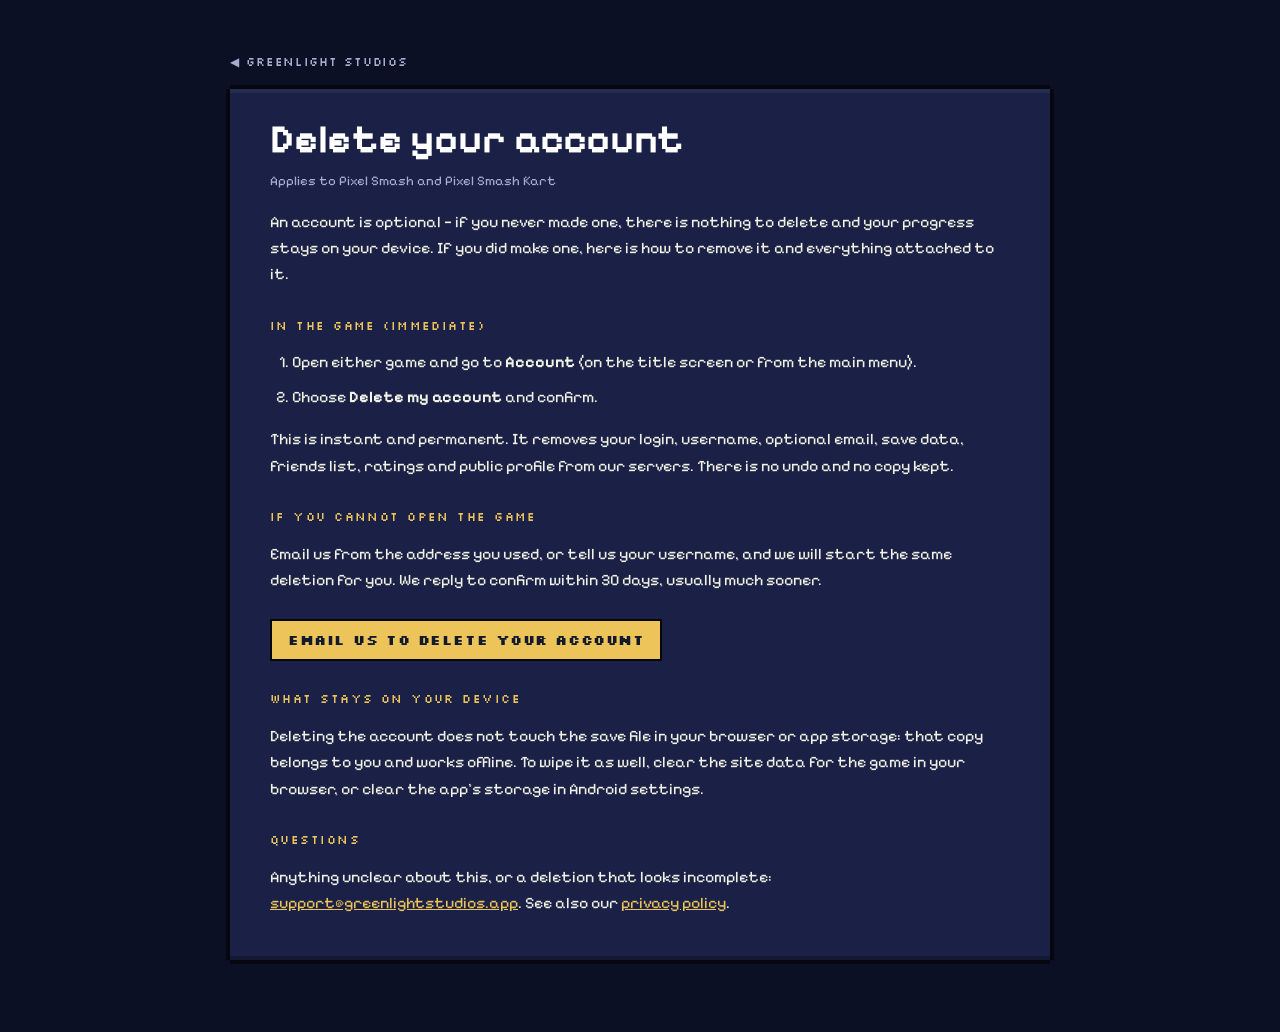
<file: delete-account.html>
<!doctype html>
<html lang="en">
<head>
<meta charset="utf-8">
<meta name="google-adsense-account" content="ca-pub-5130170765707169">
<script async src="https://pagead2.googlesyndication.com/pagead/js/adsbygoogle.js?client=ca-pub-5130170765707169" crossorigin="anonymous"></script>
<meta name="viewport" content="width=device-width,initial-scale=1,viewport-fit=cover">
<title>Delete your account &middot; Greenlight Studios</title>
<meta name="description" content="How to delete your Pixel Smash or Pixel Smash Kart account, in the app or by email, and exactly what is removed.">
<meta name="theme-color" content="#0c1024">
<link rel="canonical" href="https://greenlightstudios.app/delete-account.html">
<link rel="icon" href="img/favicon.svg" type="image/svg+xml">
<link rel="preconnect" href="https://fonts.googleapis.com">
<link rel="preconnect" href="https://fonts.gstatic.com" crossorigin>
<link rel="stylesheet" href="https://fonts.googleapis.com/css2?family=Pixelify+Sans:wght@500;700&family=Silkscreen&display=swap">
<link rel="stylesheet" href="css/site.css">
<style>
  .policy{padding:48px 0 72px}
  .policy .panel{padding:28px clamp(18px,4vw,40px);max-width:820px;margin:0 auto}
  .policy h1{font:700 clamp(28px,5vw,40px)/1.1 var(--display);margin:0 0 6px;color:#fff}
  .policy h2{font:12px/1.3 var(--label);letter-spacing:.12em;text-transform:uppercase;color:var(--gold);margin:30px 0 10px}
  .policy p,.policy li{color:var(--fg);line-height:1.65;font-size:16px}
  .policy small{color:var(--mute)}
  .policy a{color:var(--gold)}
  .policy .home{display:inline-block;margin:0 auto 20px;color:var(--mute);font:12px var(--label);letter-spacing:.06em;text-decoration:none}
  .policy .home:hover{color:#fff}
  .policy .steps{padding-left:22px}
  .policy .steps li{margin:0 0 8px}
  .policy .mail{display:inline-block;margin:10px 0 0;padding:10px 16px;border:2px solid #06070f;background:#ecc45a;color:#121a2c;font:700 14px var(--label);letter-spacing:.04em;text-decoration:none}
  .policy .mail:hover{background:#ffd869}
</style>
</head>
<body>
<main class="policy">
  <div class="wrap">
    <div style="max-width:820px;margin:0 auto"><a class="home" href="index.html">&#9664; Greenlight Studios</a></div>
    <article class="panel">
      <h1>Delete your account</h1>
      <small>Applies to Pixel Smash and Pixel Smash Kart</small>

      <p>An account is optional &mdash; if you never made one, there is nothing to delete and your progress
      stays on your device. If you did make one, here is how to remove it and everything attached to it.</p>

      <h2>In the game (immediate)</h2>
      <ol class="steps">
        <li>Open either game and go to <strong>Account</strong> (on the title screen or from the main menu).</li>
        <li>Choose <strong>Delete my account</strong> and confirm.</li>
      </ol>
      <p>This is instant and permanent. It removes your login, username, optional email, save data, friends
      list, ratings and public profile from our servers. There is no undo and no copy kept.</p>

      <h2>If you cannot open the game</h2>
      <p>Email us from the address you used, or tell us your username, and we will start the same deletion
      for you. We reply to confirm within 30 days, usually much sooner.</p>
      <a class="mail" href="mailto:support@greenlightstudios.app?subject=Delete%20my%20account&amp;body=Game%20(Pixel%20Smash%20or%20Pixel%20Smash%20Kart)%3A%0AUsername%3A%0A" data-contact>Email us to delete your account</a>

      <h2>What stays on your device</h2>
      <p>Deleting the account does not touch the save file in your browser or app storage: that copy belongs
      to you and works offline. To wipe it as well, clear the site data for the game in your browser, or
      clear the app's storage in Android settings.</p>

      <h2>Questions</h2>
      <p>Anything unclear about this, or a deletion that looks incomplete:
      <a href="mailto:support@greenlightstudios.app" data-contact>support@greenlightstudios.app</a>. See also our
      <a href="privacy.html">privacy policy</a>.</p>
    </article>
  </div>
</main>
</body>
</html>
</file>
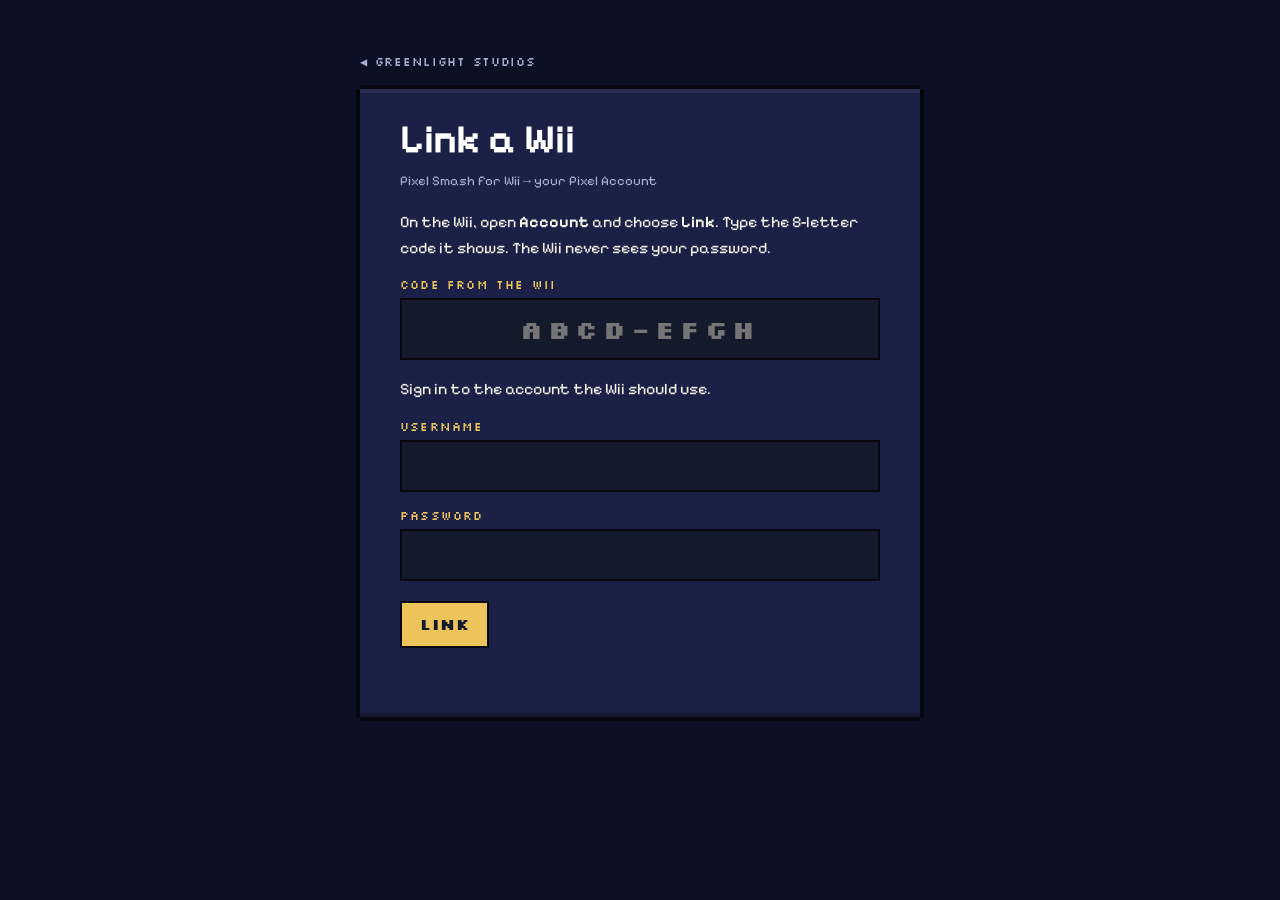
<file: link.html>
<!doctype html>
<html lang="en">
<head>
<meta charset="utf-8">
<meta name="viewport" content="width=device-width,initial-scale=1,viewport-fit=cover">
<title>Link a Wii &middot; Greenlight Studios</title>
<meta name="description" content="Sign your Wii in to your Pixel Account with the code it shows.">
<meta name="robots" content="noindex">
<meta name="theme-color" content="#0c1024">
<link rel="canonical" href="https://greenlightstudios.app/link.html">
<link rel="icon" href="img/favicon.svg" type="image/svg+xml">
<link rel="preconnect" href="https://fonts.googleapis.com">
<link rel="preconnect" href="https://fonts.gstatic.com" crossorigin>
<link rel="stylesheet" href="https://fonts.googleapis.com/css2?family=Pixelify+Sans:wght@500;700&family=Silkscreen&display=swap">
<link rel="stylesheet" href="css/site.css">
<style>
  .policy{padding:48px 0 72px}
  .policy .panel{padding:28px clamp(18px,4vw,40px);max-width:560px;margin:0 auto}
  .policy h1{font:700 clamp(28px,5vw,40px)/1.1 var(--display);margin:0 0 6px;color:#fff}
  .policy p{color:var(--fg);line-height:1.65;font-size:16px}
  .policy small{color:var(--mute)}
  .policy a{color:var(--gold)}
  .policy .home{display:inline-block;margin:0 auto 20px;color:var(--mute);font:12px var(--label);letter-spacing:.06em;text-decoration:none}
  .policy label{display:block;margin:16px 0 6px;font:12px var(--label);letter-spacing:.1em;text-transform:uppercase;color:var(--gold)}
  .policy input{width:100%;box-sizing:border-box;padding:12px;border:2px solid #06070f;background:#121a2c;color:#fff;font:700 18px var(--label)}
  .policy #code{font-size:26px;letter-spacing:.18em;text-transform:uppercase;text-align:center}
  .policy button{margin:20px 0 0;padding:12px 18px;border:2px solid #06070f;background:#ecc45a;color:#121a2c;font:700 15px var(--label);letter-spacing:.04em;cursor:pointer}
  .policy button:disabled{opacity:.5;cursor:default}
  .policy .msg{min-height:1.6em;margin:16px 0 0;font-weight:700}
  .policy .ok{color:#7be08f}.policy .bad{color:#ff8a7a}
  [hidden]{display:none!important}
</style>
</head>
<body>
<main class="policy">
  <div class="wrap">
    <div style="max-width:560px;margin:0 auto"><a class="home" href="index.html">&#9664; Greenlight Studios</a></div>
    <article class="panel">
      <h1>Link a Wii</h1>
      <small>Pixel Smash for Wii &rarr; your Pixel Account</small>
      <p>On the Wii, open <strong>Account</strong> and choose <strong>Link</strong>. Type the 8-letter code it shows.
      The Wii never sees your password.</p>
      <form id="f" autocomplete="off">
        <label for="code">Code from the Wii</label>
        <input id="code" maxlength="9" placeholder="ABCD-EFGH" spellcheck="false" autocapitalize="characters">
        <p id="who"></p>
        <div id="signin" hidden>
          <label for="u">Username</label><input id="u" autocomplete="username">
          <label for="p">Password</label><input id="p" type="password" autocomplete="current-password">
        </div>
        <button id="go" type="submit">Link</button>
        <p class="msg" id="msg" role="status"></p>
      </form>
    </article>
  </div>
</main>
<script>
(function () {
  var WORKER = 'https://pixel-auth.pixelsmash.workers.dev';
  var API_KEY = 'AIzaSyCqFaPGUiM3b8ZbcgxMNqVyijAUgwLmK_Q';
  var $ = function (id) { return document.getElementById(id); };
  var ERR = {
    bad_code: 'That code is not right or has run out. Check it on the Wii, or start again there for a new one.',
    login_failed: 'Wrong username or password.', bad_token: 'Your sign-in ran out. Sign in again below.',
    busy: 'The account server is busy. Try again in a moment.', offline: 'Could not reach the account server.'
  };
  function sess() { try { var s = JSON.parse(localStorage.getItem('pixel.acct') || 'null'); return s && s.uid && s.refresh ? s : null; } catch (e) { return null; } }
  async function post(url, body, form) {
    try {
      var r = await fetch(url, { method: 'POST', headers: { 'content-type': form ? 'application/x-www-form-urlencoded' : 'application/json' }, body: form ? body : JSON.stringify(body) });
      return await r.json();
    } catch (e) { return { ok: false, err: 'offline' }; }
  }
  // the game's session (same site): a fresh ID token from its refresh token, without touching the game's copy
  async function tokenFromGame(s) {
    if (s.exp - Date.now() > 120000) return s.id;
    var j = await post('https://securetoken.googleapis.com/v1/token?key=' + API_KEY, 'grant_type=refresh_token&refresh_token=' + encodeURIComponent(s.refresh), true);
    return j && j.id_token || null;
  }
  async function tokenFromLogin() {
    var r = await post(WORKER + '/login', { username: $('u').value, password: $('p').value });
    if (!r.ok) throw r.err || 'busy';
    var j = await post('https://identitytoolkit.googleapis.com/v1/accounts:signInWithCustomToken?key=' + API_KEY, { token: r.token, returnSecureToken: true });
    if (!j || !j.idToken) throw 'busy';
    return j.idToken;
  }
  var s = sess(), useGame = !!s;
  function showSignin() { useGame = false; $('signin').hidden = false; $('who').textContent = 'Sign in to the account the Wii should use.'; }
  if (s) $('who').innerHTML = 'Signed in on this browser. <a href="#" id="other">Use another account</a>';
  else showSignin();
  var o = $('other'); if (o) o.onclick = function (e) { e.preventDefault(); showSignin(); };
  $('code').oninput = function () {
    var v = this.value.toUpperCase().replace(/[^A-Z0-9]/g, '').slice(0, 8);
    this.value = v.length > 4 ? v.slice(0, 4) + '-' + v.slice(4) : v;
  };
  var q = new URLSearchParams(location.search).get('code'); if (q) { $('code').value = q; $('code').oninput(); }
  $('f').onsubmit = async function (e) {
    e.preventDefault();
    var code = $('code').value.replace(/-/g, ''), msg = $('msg');
    msg.className = 'msg'; msg.textContent = '';
    if (code.length !== 8) { msg.className = 'msg bad'; msg.textContent = 'The code has 8 letters and numbers.'; return; }
    $('go').disabled = true;
    try {
      var id = useGame ? await tokenFromGame(s) : await tokenFromLogin();
      if (!id) { showSignin(); throw 'bad_token'; }
      var r = await post(WORKER + '/link/approve', { idToken: id, code: code });
      if (!r.ok) { if (r.err === 'bad_token' && useGame) showSignin(); throw r.err || 'busy'; }
      msg.className = 'msg ok';
      msg.textContent = 'Done. The Wii will sign in as ' + (r.name || 'you') + ' in a few seconds.';
      $('p').value = '';
    } catch (err) {
      msg.className = 'msg bad'; msg.textContent = ERR[err] || ERR.busy;
    } finally { $('go').disabled = false; }
  };
})();
</script>
</body>
</html>
</file>
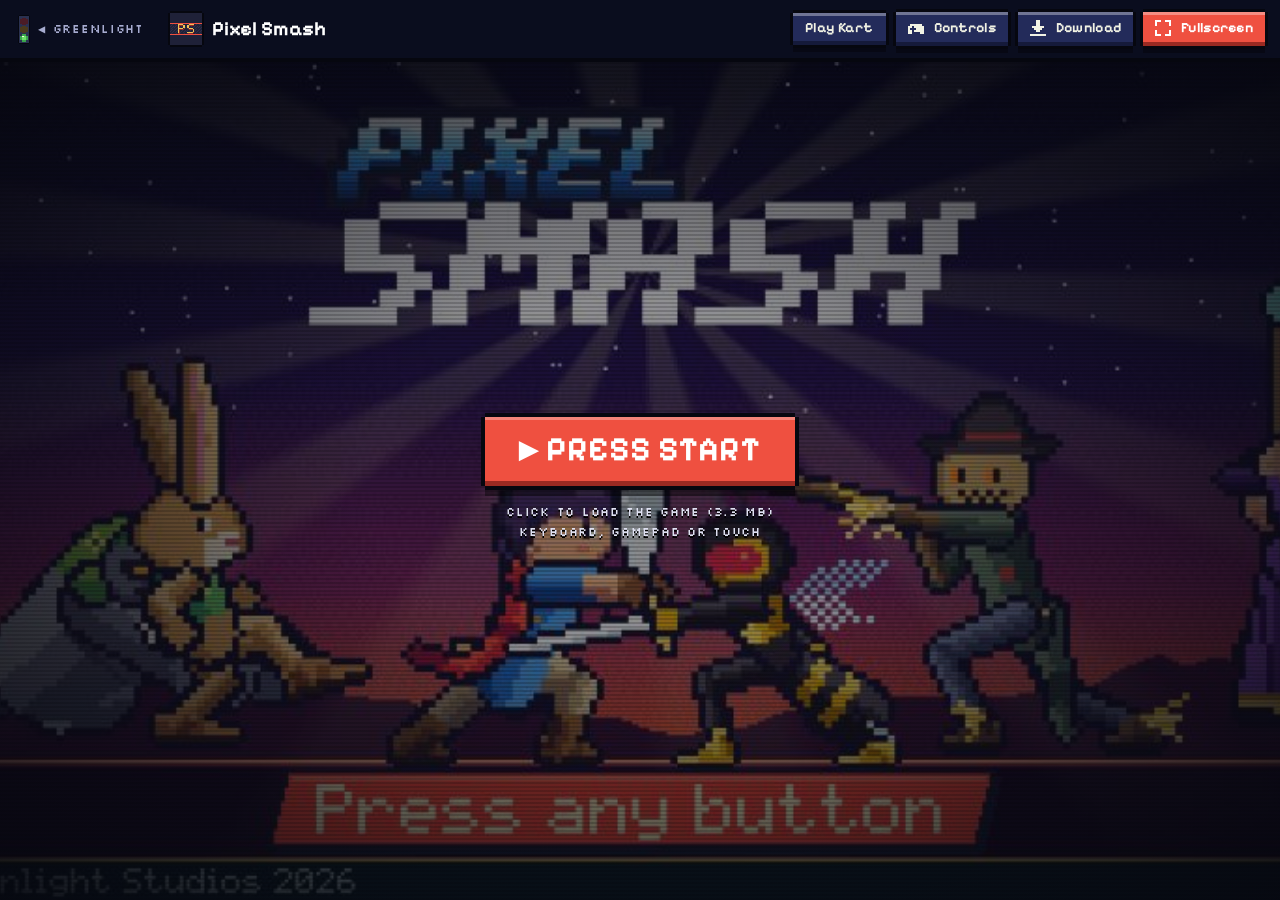
<file: play.html>
<!doctype html>
<html lang="en">
<head>
<meta charset="utf-8">
<meta name="google-adsense-account" content="ca-pub-5130170765707169">
<script async src="https://pagead2.googlesyndication.com/pagead/js/adsbygoogle.js?client=ca-pub-5130170765707169" crossorigin="anonymous"></script>
<meta name="viewport" content="width=device-width,initial-scale=1,viewport-fit=cover">
<title>Play &middot; Greenlight Studios</title>
<meta name="theme-color" content="#0c1024">
<link rel="canonical" href="https://greenlightstudios.app/play.html">
<link rel="icon" href="img/favicon.svg" type="image/svg+xml">
<link rel="preconnect" href="https://fonts.googleapis.com">
<link rel="preconnect" href="https://fonts.gstatic.com" crossorigin>
<link rel="stylesheet" href="https://fonts.googleapis.com/css2?family=Pixelify+Sans:wght@500;700&family=Silkscreen&display=swap">
<link rel="stylesheet" href="css/site.css">
<style>
  :root{--bar:58px}
  html,body{height:100%;overflow:hidden}
  .pbar{position:relative;height:var(--bar);display:flex;align-items:center;gap:12px;padding:0 max(12px,env(safe-area-inset-left));background:#0a0d1e;box-shadow:0 4px 0 var(--edge);z-index:5}
  .back{display:flex;align-items:center;gap:8px;text-decoration:none;color:var(--mute);font:12px/1 var(--label);letter-spacing:.06em;padding:8px 6px}
  .back:hover{color:#fff}
  .back svg{width:12px;height:29px}
  .ptitle{display:flex;align-items:center;gap:10px;margin:0 auto 0 8px;min-width:0}
  .ptitle img{width:32px;height:32px;image-rendering:pixelated;box-shadow:-2px 0 0 var(--edge),2px 0 0 var(--edge),0 -2px 0 var(--edge),0 2px 0 var(--edge)}
  .ptitle h1{font:700 20px/1 var(--display);margin:0;white-space:nowrap;overflow:hidden;text-overflow:ellipsis;color:#fff}
  .ptools{display:flex;gap:4px;align-items:center}
  .ptools .btn{font-size:14px;padding:8px 12px 10px}
  @media (max-width:720px){.ptools .lbl,.back .lbl,#swap{display:none}.ptitle h1{font-size:17px}}

  .screen{position:relative;height:calc(100% - var(--bar));background:#000}
  /* website ads: a rail beside the game on wide screens only, never over it (fullscreen shows the game alone) */
  .adrail{display:none}
  @media (min-width:1280px) and (min-height:640px){
    .ads-on .adrail.ad-live{display:block;position:absolute;top:var(--bar);right:0;bottom:0;width:320px;padding:14px 10px;background:#0a0d1e;overflow:hidden;box-shadow:inset 4px 0 0 var(--edge)}
    .ads-on .adrail.ad-live::before{content:"Advertisement";display:block;font:10px/1 var(--label);letter-spacing:.12em;color:var(--dim);margin:0 0 8px;text-transform:uppercase}
    .ads-on:has(.adrail.ad-live) .screen{margin-right:320px}
  }
  .screen iframe{position:absolute;inset:0;width:100%;height:100%;border:0;display:block;background:#000}
  .poster{position:absolute;inset:0;display:grid;place-items:center;border:0;padding:0;margin:0;cursor:pointer;color:#fff;background:#06070f;overflow:hidden;width:100%;font:inherit}
  .poster img{position:absolute;inset:0;width:100%;height:100%;object-fit:cover;opacity:.55;filter:saturate(1.1)}
  .poster::after{content:"";position:absolute;inset:0;background:radial-gradient(ellipse at center,transparent 30%,rgba(6,7,15,.85) 100%),repeating-linear-gradient(0deg,rgba(0,0,0,.18) 0 2px,transparent 2px 4px)}
  .poster .go{position:relative;z-index:1;display:grid;justify-items:center;gap:16px;text-align:center;padding:16px}
  .poster .pill{font:700 clamp(22px,4vw,34px)/1 var(--display);background:var(--red);color:#fff;padding:16px 34px 19px;box-shadow:inset 0 -5px 0 var(--red-d),inset 0 3px 0 rgba(255,255,255,.3),-4px 0 0 var(--edge),4px 0 0 var(--edge),0 -4px 0 var(--edge),0 4px 0 var(--edge),0 10px 0 rgba(0,0,0,.4)}
  .kart .poster .pill{background:var(--kart);color:#241400;box-shadow:inset 0 -5px 0 var(--kart-d),inset 0 3px 0 rgba(255,255,255,.3),-4px 0 0 var(--edge),4px 0 0 var(--edge),0 -4px 0 var(--edge),0 4px 0 var(--edge),0 10px 0 rgba(0,0,0,.4)}
  .poster:hover .pill,.poster:focus-visible .pill{transform:translateY(-3px)}
  .poster .pill span{animation:blink 1.1s steps(1) infinite}
  @media (prefers-reduced-motion:reduce){.poster .pill span{animation:none}}
  .poster small{font:12px/1.6 var(--label);color:#dfe1f2;letter-spacing:.06em;text-shadow:0 2px 0 #000}
  .loading{position:absolute;inset:0;display:grid;place-items:center;font:13px var(--label);letter-spacing:.2em;color:var(--mute);background:#06070f;pointer-events:none}
  .loading i{display:block;width:180px;height:10px;margin-top:14px;background:#1a2046;box-shadow:-3px 0 0 var(--edge),3px 0 0 var(--edge),0 -3px 0 var(--edge),0 3px 0 var(--edge);position:relative;overflow:hidden}
  .loading i::after{content:"";position:absolute;inset:0;width:40%;background:var(--green);animation:load 1.2s steps(10) infinite}
  .kart .loading i::after{background:var(--kart)}
  @keyframes load{from{transform:translateX(-100%)}to{transform:translateX(250%)}}

  .drawer{position:absolute;top:var(--bar);right:0;bottom:0;width:min(380px,100%);background:var(--panel);z-index:6;padding:24px 22px 30px;overflow:auto;box-shadow:-4px 0 0 var(--edge),-12px 0 0 rgba(0,0,0,.35)}
  .drawer h2{font:700 24px/1 var(--display);margin:0 0 4px;color:#fff}
  .drawer p.sub{margin:0 0 18px;color:var(--mute);font-size:14px}
  .drawer h3{font:12px/1 var(--label);letter-spacing:.12em;color:var(--gold);margin:22px 0 10px;text-transform:uppercase}
  .drawer dl{display:grid;grid-template-columns:auto 1fr;gap:10px 14px;margin:0;font-size:15px;align-items:baseline}
  .drawer dt{white-space:nowrap;text-align:right}
  .drawer dd{margin:0;color:#d4d7ec}
  .drawer .x{position:absolute;top:14px;right:14px}
</style>
</head>
<body>
<svg width="0" height="0" style="position:absolute" aria-hidden="true">
  <symbol id="tl" viewBox="0 0 10 24" shape-rendering="crispEdges">
    <rect x="1" y="0" width="8" height="24" fill="#06070f"/><rect x="0" y="1" width="10" height="22" fill="#06070f"/>
    <rect x="1" y="1" width="8" height="22" fill="#2a3150"/>
    <rect x="3" y="2" width="4" height="6" fill="#4a1c26"/><rect x="2" y="3" width="6" height="4" fill="#4a1c26"/>
    <rect x="3" y="9" width="4" height="6" fill="#4a3a1c"/><rect x="2" y="10" width="6" height="4" fill="#4a3a1c"/>
    <rect x="3" y="16" width="4" height="6" fill="#3aa84c"/><rect x="2" y="17" width="6" height="4" fill="#3aa84c"/><rect x="3" y="17" width="4" height="4" fill="#6ee06a"/><rect x="3" y="17" width="2" height="1" fill="#f0ffe4"/>
  </symbol>
  <symbol id="i-down" viewBox="0 0 8 8"><path fill="currentColor" d="M3 0h2v4H3zM1 3h6v1H1zM2 4h4v1H2zM3 5h2v1H3zM0 7h8v1H0z"/></symbol>
  <symbol id="i-full" viewBox="0 0 8 8"><path fill="currentColor" d="M0 0h3v1H1v2H0zM5 0h3v3H7V1H5zM0 5h1v2h2v1H0zM7 5h1v3H5V7h2z"/></symbol>
  <symbol id="i-pad" viewBox="0 0 8 8"><path fill="currentColor" d="M1 2h6v1h1v4H6V6H2v1H0V3h1zM2 3v1H1v1h1v1h1V5h1V4H3V3zM5 4h1v1H5zM6 3h1v1H6z"/></symbol>
</svg>

<header class="pbar">
  <a class="back" href="index.html"><svg aria-hidden="true"><use href="#tl"/></svg><span class="lbl">&#9664; Greenlight</span><span class="sr">Back to Greenlight Studios</span></a>
  <div class="ptitle"><img id="gicon" src="img/smash-icon.png" alt="" width="32" height="32"><h1 id="gname">Pixel Smash</h1></div>
  <div class="ptools">
    <a class="btn ghost" id="swap" href="play.html?game=kart">Play Kart</a>
    <button class="btn ghost" id="ctl" type="button" aria-expanded="false" aria-controls="controls"><svg aria-hidden="true"><use href="#i-pad"/></svg><span class="lbl">Controls</span></button>
    <a class="btn ghost" id="dl" href="games/pixel-smash.html" download="Pixel Smash.html"><svg aria-hidden="true"><use href="#i-down"/></svg><span class="lbl">Download</span></a>
    <button class="btn" id="fs" type="button"><svg aria-hidden="true"><use href="#i-full"/></svg><span class="lbl">Fullscreen</span></button>
  </div>
</header>

<main class="screen" id="screen">
  <iframe id="game" title="Pixel Smash" allow="fullscreen; gamepad; autoplay; clipboard-read; clipboard-write" allowfullscreen hidden></iframe>
  <div class="loading" id="loading" hidden><div>LOADING<i></i></div></div>
  <button class="poster" id="poster" type="button">
    <img id="pimg" src="img/smash-title.jpg" alt="">
    <span class="go">
      <span class="pill"><span>&#9654; PRESS START</span></span>
      <small id="pinfo">Click to load the game<br>Keyboard, gamepad or touch</small>
    </span>
  </button>
</main>
<aside class="adrail" data-ad="play-rail" data-fmt="vertical" aria-label="Advertisement"></aside>

<aside class="drawer" id="controls" hidden aria-labelledby="ctl-h">
  <button class="btn ghost sm x" id="ctlx" type="button" aria-label="Close controls">&#10005;</button>
  <h2 id="ctl-h">Controls</h2>
  <p class="sub">Gamepads work too: plug one in and press a button. On phones and tablets the game shows touch buttons; turn them off in Options or Settings.</p>
  <div id="ctl-body"></div>
</aside>

<script src="data/builds.js"></script>
<script>
(() => {
  'use strict';
  const GAMES = {
    smash: {
      name: 'Pixel Smash', other: 'kart', otherLabel: 'Play Kart', file: 'games/pixel-smash.html', saveAs: 'Pixel Smash.html',
      img: 'img/smash-title.jpg', icon: 'img/smash-icon.png',
      controls: `
        <h3>Move</h3><dl>
          <dt><kbd>A</kbd><kbd>D</kbd></dt><dd>Dash and run (<kbd>Shift</kbd> to walk)</dd>
          <dt><kbd>W</kbd> / <kbd>Space</kbd></dt><dd>Jump, again in the air to double jump</dd>
          <dt><kbd>S</kbd></dt><dd>Crouch, fast fall, double tap to drop through</dd></dl>
        <h3>Fight</h3><dl>
          <dt><kbd>P</kbd></dt><dd>Jab. Hold a direction, then <kbd>P</kbd> to tilt</dd>
          <dt><kbd>D</kbd> + <kbd>P</kbd></dt><dd>Press both together for an instant smash (also <kbd>A</kbd>, <kbd>W</kbd>, <kbd>S</kbd>). Hold <kbd>P</kbd> to charge it</dd>
          <dt><kbd>Space</kbd> + <kbd>P</kbd></dt><dd>Short hop with an aerial attack</dd>
          <dt><kbd>O</kbd></dt><dd>Special. Add a direction for side, up or down</dd>
          <dt><kbd>I</kbd></dt><dd>Shield. With a direction: roll. In the air: air dodge. Release just before a hit to parry</dd>
          <dt><kbd>U</kbd></dt><dd>Grab, then <kbd>P</kbd> to pummel or a direction to throw</dd></dl>`
    },
    kart: {
      name: 'Pixel Smash Kart', other: 'smash', otherLabel: 'Play Smash', file: 'games/pixel-smash-kart.html', saveAs: 'Pixel Smash Kart.html',
      img: 'img/kart-title.jpg', icon: 'img/kart-icon.png',
      controls: `
        <h3>Drive</h3><dl>
          <dt><kbd>W</kbd> / <kbd>&uarr;</kbd></dt><dd>Accelerate</dd>
          <dt><kbd>S</kbd> / <kbd>&darr;</kbd></dt><dd>Brake and reverse</dd>
          <dt><kbd>A</kbd><kbd>D</kbd> / <kbd>&larr;</kbd><kbd>&rarr;</kbd></dt><dd>Steer</dd>
          <dt><kbd>Space</kbd> / <kbd>Shift</kbd></dt><dd>Drift. Hold through a turn to charge a boost</dd>
          <dt><kbd>E</kbd> / <kbd>Q</kbd></dt><dd>Use item</dd>
          <dt><kbd>C</kbd></dt><dd>Look behind</dd>
          <dt><kbd>Esc</kbd> / <kbd>P</kbd></dt><dd>Pause</dd></dl>
        <h3>Split-screen on one keyboard</h3><dl>
          <dt>Left player</dt><dd><kbd>W</kbd><kbd>A</kbd><kbd>S</kbd><kbd>D</kbd>, drift <kbd>Space</kbd>, item <kbd>E</kbd></dd>
          <dt>Right player</dt><dd>Arrows, drift <kbd>R.Shift</kbd>, item <kbd>.</kbd></dd></dl>
        <h3>Extras</h3><dl>
          <dt><kbd>F</kbd></dt><dd>Fullscreen</dd>
          <dt><kbd>M</kbd></dt><dd>Music on / off</dd></dl>`
    }
  };

  const id = new URLSearchParams(location.search).get('game') === 'kart' ? 'kart' : 'smash';
  const g = GAMES[id], B = window.GL_BUILDS, build = B && B.games[id];
  const $ = (s) => document.getElementById(s);
  document.body.classList.add(id);
  document.title = g.name + ' · Play · Greenlight Studios';
  $('gname').textContent = g.name;
  $('gicon').src = g.icon;
  $('pimg').src = g.img;
  $('game').title = g.name;
  $('swap').href = 'play.html?game=' + g.other; $('swap').textContent = g.otherLabel;
  const file = build ? build.html.file : g.file;
  $('dl').href = file; $('dl').setAttribute('download', g.saveAs);
  $('fs').classList.toggle('red', id === 'smash'); $('fs').classList.toggle('gold', id === 'kart');
  if (build) $('pinfo').innerHTML = 'Click to load the game (' + (build.html.size / 1048576).toFixed(1) + ' MB)<br>Keyboard, gamepad or touch';
  $('ctl-body').innerHTML = g.controls;

  // the game only loads on click: saves bandwidth, and the click unlocks audio
  const frame = $('game');
  function play() {
    $('poster').hidden = true; $('loading').hidden = false;
    frame.hidden = false;
    frame.addEventListener('load', () => { $('loading').hidden = true; frame.focus(); try { frame.contentWindow.focus(); } catch (e) {} }, { once: true });
    frame.src = file;
  }
  $('poster').addEventListener('click', play);
  if (new URLSearchParams(location.search).has('autostart')) play();

  // fullscreen the game area, so the bar goes away too
  $('fs').addEventListener('click', () => {
    if ($('poster').hidden === false) play();
    const el = $('screen');
    const req = el.requestFullscreen || el.webkitRequestFullscreen;
    if (document.fullscreenElement) document.exitFullscreen();
    else if (req) req.call(el).catch(() => {});
    setTimeout(() => frame.focus(), 50);
  });

  // controls drawer
  const dr = $('controls'), ctl = $('ctl');
  const setDrawer = (open) => { dr.hidden = !open; ctl.setAttribute('aria-expanded', open); if (!open) frame.focus(); else $('ctlx').focus(); };
  ctl.addEventListener('click', () => setDrawer(dr.hidden));
  $('ctlx').addEventListener('click', () => setDrawer(false));
  addEventListener('keydown', (e) => { if (e.key === 'Escape' && !dr.hidden) setDrawer(false); });
})();
</script>
<script src="data/adsense.js"></script>
<script src="js/ads.js"></script>
</body>
</html>
</file>
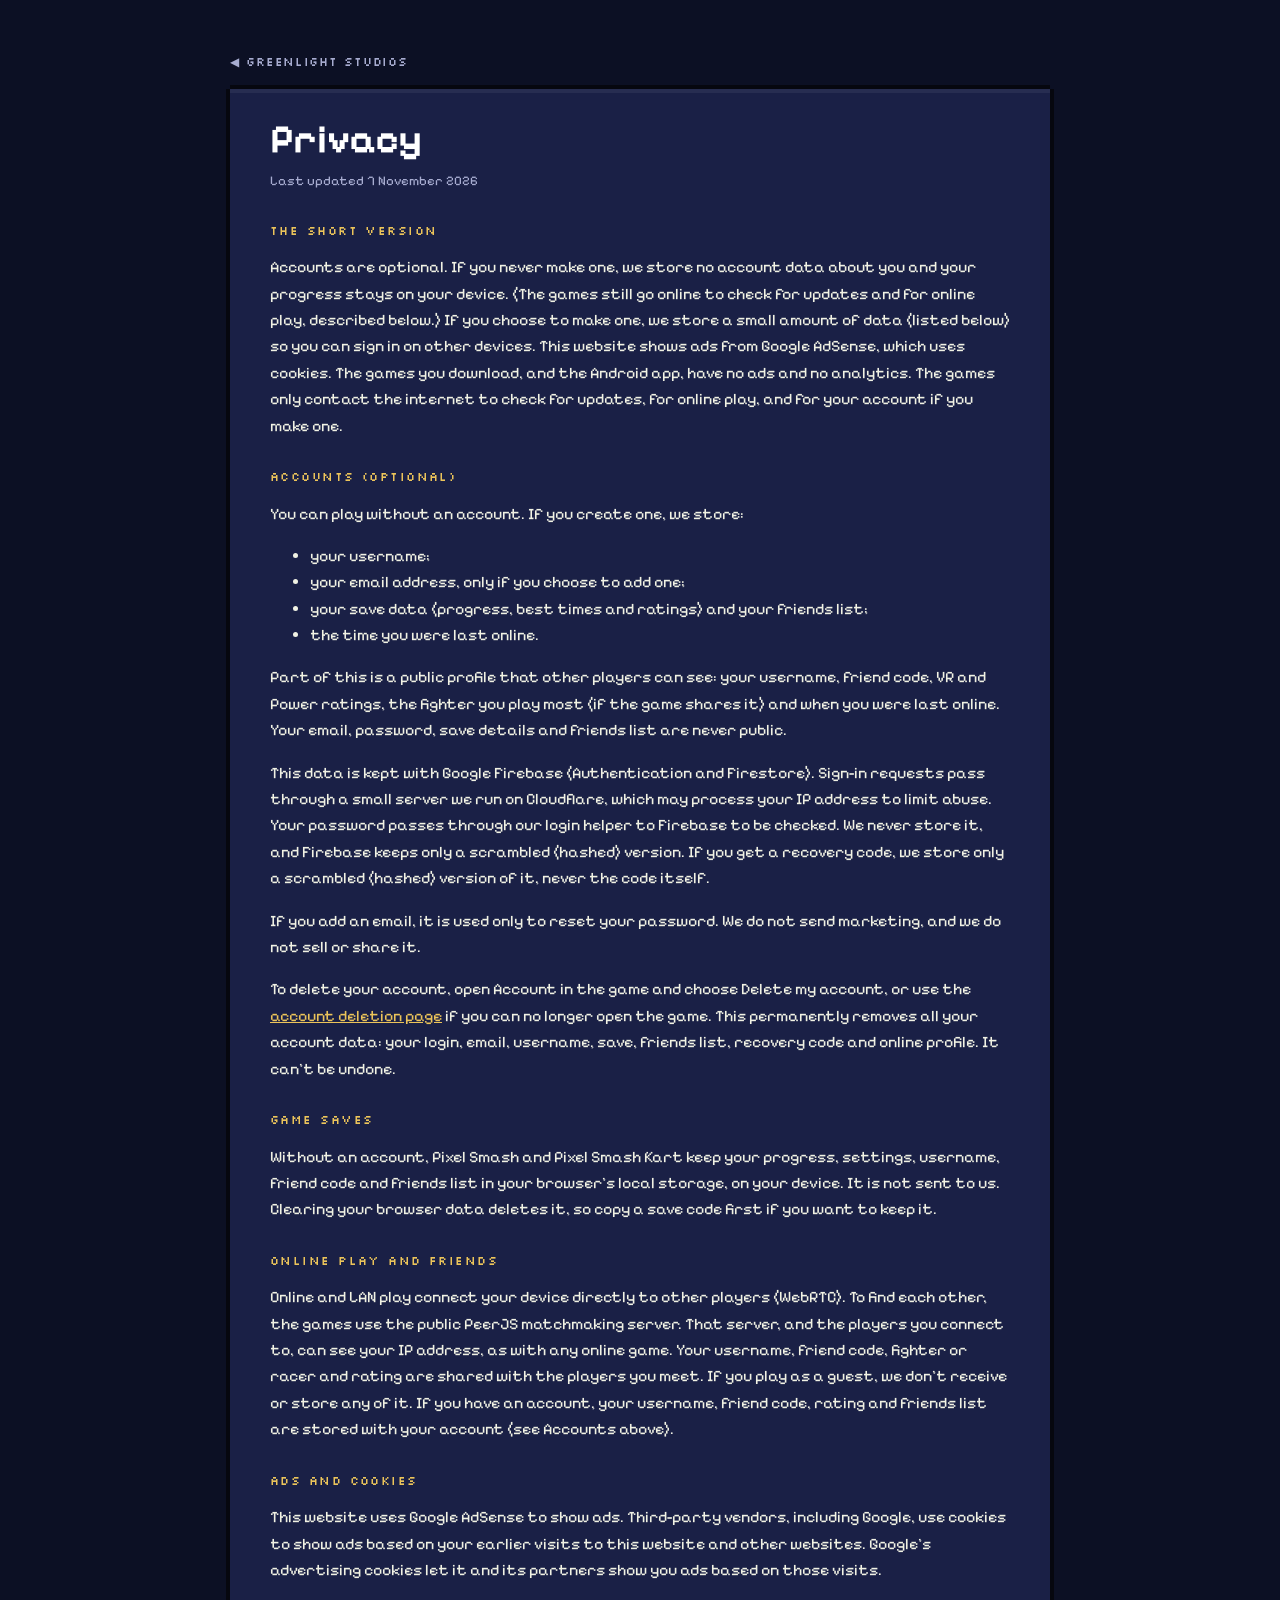
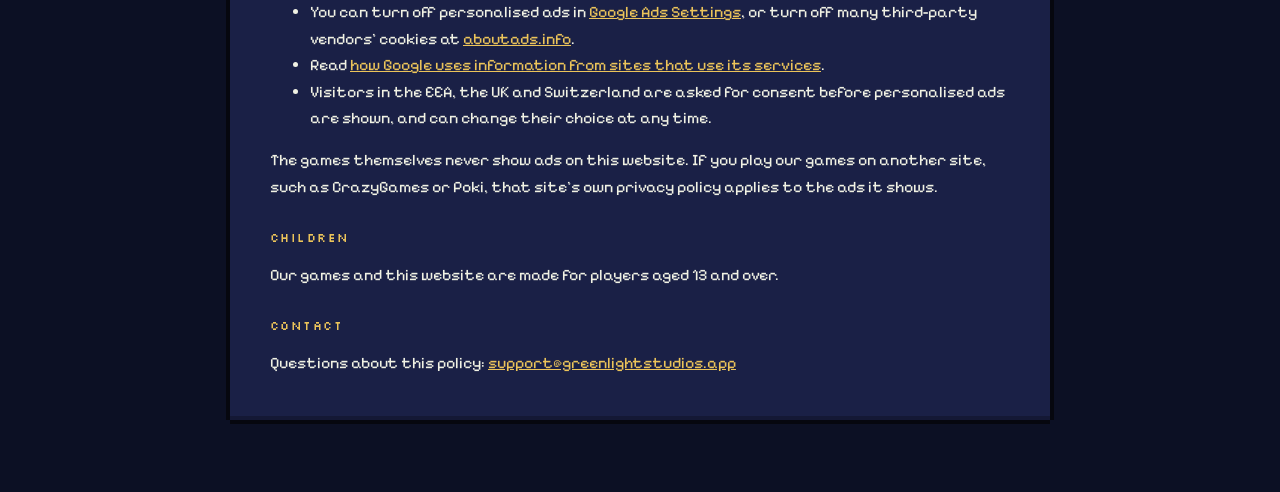
<file: privacy.html>
<!doctype html>
<html lang="en">
<head>
<meta charset="utf-8">
<meta name="google-adsense-account" content="ca-pub-5130170765707169">
<script async src="https://pagead2.googlesyndication.com/pagead/js/adsbygoogle.js?client=ca-pub-5130170765707169" crossorigin="anonymous"></script>
<meta name="viewport" content="width=device-width,initial-scale=1,viewport-fit=cover">
<title>Privacy &middot; Greenlight Studios</title>
<meta name="description" content="How Greenlight Studios and its games handle your data, cookies and ads.">
<meta name="theme-color" content="#0c1024">
<link rel="canonical" href="https://greenlightstudios.app/privacy.html">
<link rel="icon" href="img/favicon.svg" type="image/svg+xml">
<link rel="preconnect" href="https://fonts.googleapis.com">
<link rel="preconnect" href="https://fonts.gstatic.com" crossorigin>
<link rel="stylesheet" href="https://fonts.googleapis.com/css2?family=Pixelify+Sans:wght@500;700&family=Silkscreen&display=swap">
<link rel="stylesheet" href="css/site.css">
<style>
  .policy{padding:48px 0 72px}
  .policy .panel{padding:28px clamp(18px,4vw,40px);max-width:820px;margin:0 auto}
  .policy h1{font:700 clamp(28px,5vw,40px)/1.1 var(--display);margin:0 0 6px;color:#fff}
  .policy h2{font:12px/1.3 var(--label);letter-spacing:.12em;text-transform:uppercase;color:var(--gold);margin:30px 0 10px}
  .policy p,.policy li{color:var(--fg);line-height:1.65;font-size:16px}
  .policy small{color:var(--mute)}
  .policy a{color:var(--gold)}
  .policy .home{display:inline-block;margin:0 auto 20px;color:var(--mute);font:12px var(--label);letter-spacing:.06em;text-decoration:none}
  .policy .home:hover{color:#fff}
</style>
</head>
<body>
<main class="policy">
  <div class="wrap">
    <div style="max-width:820px;margin:0 auto"><a class="home" href="index.html">&#9664; Greenlight Studios</a></div>
    <article class="panel">
      <h1>Privacy</h1>
      <small>Last updated 7 November 2026</small>

      <h2>The short version</h2>
      <p>Accounts are optional. If you never make one, we store no account data about you and your progress stays on your device. (The games still go online to check for updates and for online play, described below.) If you choose to make one, we store a small amount of data (listed below) so you can sign in on other devices. This website shows ads from Google AdSense, which uses cookies. The games you download, and the Android app, have no ads and no analytics. The games only contact the internet to check for updates, for online play, and for your account if you make one.</p>

      <h2>Accounts (optional)</h2>
      <p>You can play without an account. If you create one, we store:</p>
      <ul>
        <li>your username;</li>
        <li>your email address, only if you choose to add one;</li>
        <li>your save data (progress, best times and ratings) and your friends list;</li>
        <li>the time you were last online.</li>
      </ul>
      <p>Part of this is a public profile that other players can see: your username, friend code, VR and Power ratings, the fighter you play most (if the game shares it) and when you were last online. Your email, password, save details and friends list are never public.</p>
      <p>This data is kept with Google Firebase (Authentication and Firestore). Sign-in requests pass through a small server we run on Cloudflare, which may process your IP address to limit abuse. Your password passes through our login helper to Firebase to be checked. We never store it, and Firebase keeps only a scrambled (hashed) version. If you get a recovery code, we store only a scrambled (hashed) version of it, never the code itself.</p>
      <p>If you add an email, it is used only to reset your password. We do not send marketing, and we do not sell or share it.</p>
      <p>To delete your account, open Account in the game and choose Delete my account, or use the
      <a href="delete-account.html">account deletion page</a> if you can no longer open the game. This permanently removes all your account data: your login, email, username, save, friends list, recovery code and online profile. It can't be undone.</p>

      <h2>Game saves</h2>
      <p>Without an account, Pixel Smash and Pixel Smash Kart keep your progress, settings, username, friend code and friends list in your browser's local storage, on your device. It is not sent to us. Clearing your browser data deletes it, so copy a save code first if you want to keep it.</p>

      <h2>Online play and friends</h2>
      <p>Online and LAN play connect your device directly to other players (WebRTC). To find each other, the games use the public PeerJS matchmaking server. That server, and the players you connect to, can see your IP address, as with any online game. Your username, friend code, fighter or racer and rating are shared with the players you meet. If you play as a guest, we don't receive or store any of it. If you have an account, your username, friend code, rating and friends list are stored with your account (see Accounts above).</p>

      <h2>Ads and cookies</h2>
      <p>This website uses Google AdSense to show ads. Third-party vendors, including Google, use cookies to show ads based on your earlier visits to this website and other websites. Google's advertising cookies let it and its partners show you ads based on those visits.</p>
      <ul>
        <li>You can turn off personalised ads in <a href="https://adssettings.google.com" rel="noopener">Google Ads Settings</a>, or turn off many third-party vendors' cookies at <a href="https://www.aboutads.info/choices/" rel="noopener">aboutads.info</a>.</li>
        <li>Read <a href="https://policies.google.com/technologies/partner-sites" rel="noopener">how Google uses information from sites that use its services</a>.</li>
        <li>Visitors in the EEA, the UK and Switzerland are asked for consent before personalised ads are shown, and can change their choice at any time.</li>
      </ul>
      <p>The games themselves never show ads on this website. If you play our games on another site, such as CrazyGames or Poki, that site's own privacy policy applies to the ads it shows.</p>

      <h2>Children</h2>
      <p>Our games and this website are made for players aged 13 and over.</p>

      <h2>Contact</h2>
      <p>Questions about this policy: <a href="mailto:support@greenlightstudios.app" data-contact>support@greenlightstudios.app</a></p>
    </article>
  </div>
</main>
</body>
</html>
</file>
<file: css/site.css>
/* Greenlight Studios - one dark pixel world, lifted from the games' title screens:
   a night sky that burns orange at the horizon, chunky notched borders, Pixelify Sans + Silkscreen. */
:root{
  --night:#0c1024; --night2:#131838; --panel:#1a2046; --panel2:#232b5a; --line:#343f7c; --edge:#06070f;
  --fg:#f1f2e4; --mute:#a7acd0; --dim:#6f75a3;
  --green:#6ee06a; --green-d:#2f9a45; --green-dd:#124a26;
  --gold:#ecc45a; --gold-d:#a8791c;
  --red:#ef5040; --red-d:#9a2a22;
  --kart:#ffb000; --kart-d:#a86a00;
  --blue:#4c8cff; --blue-d:#2a3a8a;
  --display:"Pixelify Sans","Courier New",monospace;
  --label:"Silkscreen","Courier New",monospace;
  --px:4px;
  --bar:64px;
  color-scheme:dark;
}
*,*::before,*::after{box-sizing:border-box}
html{scroll-behavior:smooth;scroll-padding-top:calc(var(--bar) + 12px)}
@media (prefers-reduced-motion:reduce){html{scroll-behavior:auto}}
body{margin:0;background:var(--night);color:var(--fg);font:16px/1.6 var(--display);-webkit-font-smoothing:none;-moz-osx-font-smoothing:grayscale;overflow-x:hidden}
img{max-width:100%;display:block}
a{color:var(--green)}
a:hover{color:#a8f59c}
:focus-visible{outline:3px solid var(--gold);outline-offset:3px}
[hidden]{display:none!important}
.sr{position:absolute;width:1px;height:1px;overflow:hidden;clip:rect(0 0 0 0);white-space:nowrap}
.wrap{width:min(1180px,100% - 32px);margin-inline:auto}
kbd{font:12px var(--label);background:var(--panel2);color:var(--fg);padding:1px 6px;margin:0 2px;box-shadow:0 -2px 0 var(--edge),0 2px 0 var(--edge),-2px 0 0 var(--edge),2px 0 0 var(--edge),inset 0 -2px 0 rgba(0,0,0,.35);white-space:nowrap;display:inline-block;line-height:1.5}

/* ---------- pixel primitives ---------- */
/* a notched pixel outline: four hard shadows leave the corners open */
.px{box-shadow:calc(var(--px) * -1) 0 0 var(--edge),var(--px) 0 0 var(--edge),0 calc(var(--px) * -1) 0 var(--edge),0 var(--px) 0 var(--edge)}
.panel{background:var(--panel);box-shadow:inset 0 4px 0 rgba(255,255,255,.06),inset 0 -4px 0 rgba(0,0,0,.25),-4px 0 0 var(--edge),4px 0 0 var(--edge),0 -4px 0 var(--edge),0 4px 0 var(--edge)}

.btn{--c:var(--green);--d:var(--green-d);--t:#06200f;
  display:inline-flex;align-items:center;justify-content:center;gap:10px;
  font:700 18px/1 var(--display);letter-spacing:.02em;color:var(--t);text-decoration:none;cursor:pointer;
  background:var(--c);border:0;padding:13px 20px 15px;margin:3px;white-space:nowrap;
  box-shadow:inset 0 -4px 0 var(--d),inset 0 3px 0 rgba(255,255,255,.35),-3px 0 0 var(--edge),3px 0 0 var(--edge),0 -3px 0 var(--edge),0 3px 0 var(--edge),0 7px 0 rgba(0,0,0,.35);
  transition:transform .08s steps(2)}
.btn:hover{transform:translateY(-2px);color:var(--t);filter:brightness(1.08)}
.btn:active{transform:translateY(2px);box-shadow:inset 0 -1px 0 var(--d),inset 0 3px 0 rgba(255,255,255,.25),-3px 0 0 var(--edge),3px 0 0 var(--edge),0 -3px 0 var(--edge),0 3px 0 var(--edge)}
.btn svg{width:16px;height:16px;flex:none;shape-rendering:crispEdges}
.btn.red{--c:var(--red);--d:var(--red-d);--t:#fff}
.btn.gold{--c:var(--kart);--d:var(--kart-d);--t:#241400}
.btn.ghost{--c:var(--panel2);--d:#151a3a;--t:var(--fg)}
.btn.sm{font-size:15px;padding:9px 14px 11px}
.btn[aria-disabled=true]{--c:#2a3058;--d:#1b2042;--t:var(--dim);cursor:default;filter:none;transform:none}

.chip{display:inline-block;font:11px/1 var(--label);text-transform:uppercase;letter-spacing:.06em;color:var(--fg);background:var(--panel2);padding:6px 8px;margin:2px 4px 2px 2px;box-shadow:-2px 0 0 var(--edge),2px 0 0 var(--edge),0 -2px 0 var(--edge),0 2px 0 var(--edge)}
.badge{display:inline-block;font:11px/1 var(--label);padding:5px 6px 4px;color:#06200f;background:var(--green);box-shadow:-2px 0 0 var(--edge),2px 0 0 var(--edge),0 -2px 0 var(--edge),0 2px 0 var(--edge);vertical-align:middle}
.badge.beta{background:var(--gold);color:#2a1c00}
.badge.soon{background:#3a4278;color:var(--mute)}

.kicker{font:12px/1 var(--label);letter-spacing:.18em;text-transform:uppercase;color:var(--gold);display:flex;align-items:center;gap:12px;margin:0 0 14px}
.kicker::before,.kicker::after{content:"";height:4px;flex:0 0 28px;background:repeating-linear-gradient(90deg,currentColor 0 4px,transparent 4px 8px)}
.center .kicker{justify-content:center}
h1.title,h2.title{font:700 clamp(32px,5vw,52px)/1.05 var(--display);margin:0 0 14px;color:#fff;text-shadow:0 4px 0 var(--green-d),0 8px 0 var(--green-dd)}
.lede{color:var(--mute);font-size:18px;max-width:60ch;margin:0}
.center{text-align:center}
.center .lede{margin-inline:auto}

/* ---------- header ---------- */
.top{position:fixed;inset:0 0 auto;height:var(--bar);z-index:20;background:rgba(10,13,30,.88);backdrop-filter:blur(6px);box-shadow:0 4px 0 var(--edge)}
.top .wrap{height:100%;display:flex;align-items:center;gap:20px}
.brand{display:flex;align-items:center;gap:10px;text-decoration:none;color:var(--fg);margin-right:auto}
.brand svg{width:20px;height:48px}
.brand b{font:700 20px/1 var(--display);letter-spacing:.02em}
.brand small{display:block;font:10px/1 var(--label);letter-spacing:.24em;color:var(--green);margin-top:3px}
.nav{display:flex;align-items:center;gap:4px}
.nav a:not(.btn){font:13px/1 var(--label);text-transform:uppercase;letter-spacing:.06em;color:var(--mute);text-decoration:none;padding:10px 10px}
.nav a:not(.btn):hover,.nav a[aria-current]{color:#fff}
.nav .btn{margin-left:12px}
.nav a:not(.btn):hover::before{content:"\25B6";font-size:9px;margin-right:6px;color:var(--green);vertical-align:2px}
@media (max-width:760px){.nav a:not(.btn){display:none}.brand small{display:none}}

/* ---------- hero ---------- */
.hero{position:relative;min-height:min(100svh,860px);display:grid;place-items:center;padding:calc(var(--bar) + 40px) 0 120px;overflow:hidden;isolation:isolate}
.hero canvas{position:absolute;inset:0;width:100%;height:100%;image-rendering:pixelated;z-index:-1}
.hero-in{text-align:center;display:grid;justify-items:center;gap:6px}
.lightmark{width:56px;height:134px;margin-bottom:14px}
.wordmark{margin:0;line-height:.9}
.wordmark .w1{display:block;font:700 clamp(46px,10vw,112px)/.95 var(--display);color:#fff;letter-spacing:.01em;
  text-shadow:0 5px 0 var(--green-d),0 10px 0 var(--green-dd),0 16px 0 rgba(0,0,0,.35)}
.wordmark .w2{display:block;font:400 clamp(16px,3vw,30px)/1 var(--label);letter-spacing:.5em;color:var(--gold);margin-top:22px;padding-left:.5em;text-shadow:0 3px 0 #5a3c08}
.hero .lede{color:#fff;margin-top:26px;font-size:19px;text-shadow:0 2px 0 #1a0f2a,2px 0 0 #1a0f2a,-2px 0 0 #1a0f2a,0 -2px 0 #1a0f2a}
.hero-cta{display:flex;flex-wrap:wrap;justify-content:center;gap:10px;margin-top:28px}
.press{position:absolute;bottom:34px;left:50%;transform:translateX(-50%);font:13px/1 var(--label);letter-spacing:.2em;color:#fff;text-decoration:none;text-shadow:0 2px 0 #000;animation:blink 1.1s steps(1) infinite;white-space:nowrap}
.press:hover{color:var(--gold)}
@keyframes blink{50%{opacity:0}}
@media (prefers-reduced-motion:reduce){.press{animation:none}}

/* traffic-light lamps: off by default, lit by the --l* custom props (inherited into <use>) */
.lightmark,.brand svg{
  --lr:#4a1c26;--lr2:#56222c;--lrh:#56222c; --la:#4a3a1c;--la2:#564422;--lah:#564422;
  --lg:#3aa84c;--lg2:#6ee06a;--lgh:#f0ffe4; --glowc:rgba(110,224,106,.55)}
.lightmark.s-off{--lg:#1d4a2a;--lg2:#22552f;--lgh:#22552f;--glowc:transparent}
.lightmark.s-red{--lr:#c8323a;--lr2:#ff6a5a;--lrh:#ffe0d8;--lg:#1d4a2a;--lg2:#22552f;--lgh:#22552f;--glowc:rgba(255,90,80,.5)}
.lightmark.s-amber{--la:#c9901c;--la2:#ffd04a;--lah:#fff4c8;--lg:#1d4a2a;--lg2:#22552f;--lgh:#22552f;--glowc:rgba(255,200,70,.5)}
.lightmark{filter:drop-shadow(0 6px 0 rgba(0,0,0,.4)) drop-shadow(0 0 18px var(--glowc))}

/* ---------- sections ---------- */
section{position:relative}
.band{padding:110px 0}
.band.alt{background:var(--night2)}
/* crenellated pixel edges where the band meets the page */
.band.alt::before,.band.alt::after{content:"";position:absolute;left:0;right:0;height:8px;background:repeating-linear-gradient(90deg,var(--night2) 0 16px,transparent 16px 32px)}
.band.alt::before{top:-8px}.band.alt::after{bottom:-8px}

/* ---------- game blocks ---------- */
.game{display:grid;grid-template-columns:1.15fr 1fr;gap:56px;align-items:center;margin-top:72px}
.game.flip{grid-template-columns:1fr 1.15fr}
.game.flip .shot{order:2}
@media (max-width:900px){.game,.game.flip{grid-template-columns:1fr;gap:28px}.game.flip .shot{order:0}}
.shot{position:relative;margin:8px;background:var(--edge);aspect-ratio:16/9;box-shadow:-8px 0 0 var(--edge),8px 0 0 var(--edge),0 -8px 0 var(--edge),0 8px 0 var(--edge),0 16px 0 rgba(0,0,0,.4)}
.shot img{width:100%;height:100%;object-fit:cover}
.shot::after{content:"";position:absolute;inset:0;pointer-events:none;background:repeating-linear-gradient(0deg,rgba(0,0,0,.12) 0 2px,transparent 2px 4px)}
.shot .tag{position:absolute;left:-8px;top:-26px;font:12px/1 var(--label);letter-spacing:.1em;color:#fff;background:var(--red);padding:7px 10px 6px;box-shadow:-3px 0 0 var(--edge),3px 0 0 var(--edge),0 -3px 0 var(--edge),0 3px 0 var(--edge);z-index:1}
.kart .shot .tag{background:var(--kart);color:#241400}
a.shot{display:block;transition:transform .1s steps(2)}
a.shot:hover{transform:translateY(-4px)}
a.shot .play{position:absolute;inset:0;display:grid;place-items:center;opacity:0;transition:opacity .12s steps(2);background:rgba(6,7,15,.45);z-index:2}
a.shot:hover .play,a.shot:focus-visible .play{opacity:1}
a.shot .play span{font:700 22px/1 var(--display);color:#fff;background:var(--red);padding:14px 22px 16px;box-shadow:inset 0 -4px 0 var(--red-d),-3px 0 0 var(--edge),3px 0 0 var(--edge),0 -3px 0 var(--edge),0 3px 0 var(--edge)}
.kart a.shot .play span{background:var(--kart);color:#241400;box-shadow:inset 0 -4px 0 var(--kart-d),-3px 0 0 var(--edge),3px 0 0 var(--edge),0 -3px 0 var(--edge),0 3px 0 var(--edge)}

.gname{font:700 clamp(34px,4.5vw,50px)/1 var(--display);margin:0 0 6px;color:#fff;text-shadow:3px 3px 0 var(--blue-d),6px 6px 0 rgba(0,0,0,.4)}
.kart .gname{color:#ffd24a;text-shadow:3px 3px 0 #a84e00,6px 6px 0 rgba(0,0,0,.4)}
.genre{font:13px/1 var(--label);letter-spacing:.14em;text-transform:uppercase;color:var(--red);margin:0 0 18px}
.kart .genre{color:var(--kart)}
.game p.desc{color:#d4d7ec;margin:0 0 18px;font-size:17px}
.game .actions{margin-top:24px}
.actions{display:flex;flex-wrap:wrap;gap:8px}

/* ---------- shared save strip ---------- */
.save{margin-top:96px;display:grid;grid-template-columns:auto 1fr;gap:28px;align-items:center;padding:28px 32px}
.save h3{font:700 26px/1.1 var(--display);margin:0 0 6px;color:#fff}
.save p{margin:0;color:var(--mute)}
.save code{font:13px var(--label);color:var(--green)}
.save .link{display:flex;align-items:center;gap:6px}
.save .link img{width:64px;height:64px;image-rendering:pixelated;box-shadow:-3px 0 0 var(--edge),3px 0 0 var(--edge),0 -3px 0 var(--edge),0 3px 0 var(--edge)}
.save .link i{font:700 22px/1 var(--display);color:var(--green);font-style:normal;padding:0 6px}
@media (max-width:640px){.save{grid-template-columns:1fr;text-align:center}.save .link{justify-content:center}}

/* ---------- downloads ---------- */
.dl-grid{display:grid;grid-template-columns:repeat(2,1fr);gap:36px;margin-top:56px}
@media (max-width:860px){.dl-grid{grid-template-columns:1fr}}
.dl-card{padding:26px 26px 22px}
.dl-card header{display:flex;align-items:center;gap:16px;margin-bottom:18px}
.dl-card header img{width:64px;height:64px;image-rendering:pixelated;box-shadow:-3px 0 0 var(--edge),3px 0 0 var(--edge),0 -3px 0 var(--edge),0 3px 0 var(--edge)}
.dl-card h3{font:700 26px/1 var(--display);margin:0;color:#fff}
.dl-card header small{font:11px/1 var(--label);color:var(--mute);letter-spacing:.08em}
.dl-list{list-style:none;margin:0;padding:0;display:grid;gap:14px}
.dl-row{display:grid;grid-template-columns:44px 1fr auto;gap:14px;align-items:center;background:var(--night2);padding:12px 12px 12px 14px;box-shadow:-3px 0 0 var(--edge),3px 0 0 var(--edge),0 -3px 0 var(--edge),0 3px 0 var(--edge)}
.dl-row[hidden]{display:none}
.dl-row>svg{width:44px;height:44px;shape-rendering:crispEdges}
.dl-row b{font:700 18px/1.15 var(--display);display:block;color:#fff}
.dl-row small{display:block;font:11px/1.5 var(--label);color:var(--mute);letter-spacing:.03em}
@media (max-width:480px){.dl-row{grid-template-columns:36px 1fr}.dl-row>svg{width:36px;height:36px}.dl-row .btn{grid-column:1/-1}}

.bundle{margin-top:44px;display:flex;flex-wrap:wrap;align-items:center;justify-content:space-between;gap:20px;padding:24px 28px;background:linear-gradient(90deg,var(--panel) 0 50%,var(--panel2));}
.bundle h3{font:700 24px/1.1 var(--display);margin:0;color:#fff}
.bundle p{margin:4px 0 0;color:var(--mute);font-size:15px}

.howto{display:grid;grid-template-columns:repeat(3,1fr);gap:28px;margin-top:56px}
@media (max-width:860px){.howto{grid-template-columns:1fr}}
.howto div{padding:20px 22px}
.howto h4{font:12px/1 var(--label);letter-spacing:.12em;text-transform:uppercase;color:var(--gold);margin:0 0 10px}
.howto ol{margin:0;padding-left:20px;color:#d4d7ec;font-size:15px}
.howto li{margin:4px 0}
.howto li::marker{font-family:var(--label);color:var(--green)}

/* ---------- about + footer ---------- */
.about{display:grid;grid-template-columns:auto 1fr;gap:44px;align-items:center}
.about .lightmark{width:70px;height:168px;margin:0}
@media (max-width:640px){.about{grid-template-columns:1fr;justify-items:center;text-align:center}}
.foot{padding:40px 0 48px;background:var(--edge);color:var(--dim);font:12px/1.6 var(--label);letter-spacing:.04em}
.foot .wrap{display:flex;flex-wrap:wrap;gap:16px 32px;justify-content:space-between;align-items:center}
.foot a{color:var(--mute);text-decoration:none}
.foot a:hover{color:#fff}
.foot nav{display:flex;gap:20px}

/* scroll-in reveal, stepped like a sprite */
.rise{opacity:0;transform:translateY(16px);transition:opacity .4s steps(4),transform .4s steps(4)}
.rise.in{opacity:1;transform:none}
@media (prefers-reduced-motion:reduce){.rise{opacity:1;transform:none;transition:none}}
.no-js .rise{opacity:1;transform:none}

/* website ads: hidden until js/ads.js fills a slot (no publisher id = no ads) */
.ad-slot{display:none}
.ad-slot.ad-live{display:block;max-width:970px;min-height:100px;margin:40px auto 0;text-align:center}
.ad-slot.ad-live::before{content:"Advertisement";display:block;font:10px/1 var(--label);letter-spacing:.12em;color:var(--dim);margin-bottom:8px;text-transform:uppercase}

/* ---------- changelog ---------- */
.log-page{padding:calc(var(--bar) + 56px) 0 96px}
.logs{display:grid;grid-template-columns:1fr 1fr;gap:36px;margin-top:64px;align-items:start}
@media (max-width:980px){.logs{grid-template-columns:1fr}}
.log{padding:26px 26px 8px}
.log>header{display:flex;align-items:center;gap:14px;padding-bottom:18px;margin-bottom:20px;border-bottom:4px solid var(--edge)}
.log>header img{width:56px;height:56px;image-rendering:pixelated;box-shadow:-3px 0 0 var(--edge),3px 0 0 var(--edge),0 -3px 0 var(--edge),0 3px 0 var(--edge)}
.log h2{font:700 26px/1 var(--display);margin:0;color:#fff}
.log header small{display:block;font:11px/1.8 var(--label);color:var(--mute);letter-spacing:.05em;margin-top:7px}
.log header b{color:var(--green)}
.rel{list-style:none;margin:0;padding:0}
.rel>li{position:relative;padding:0 0 24px 24px;margin-left:8px;border-left:4px solid var(--line)}
.rel>li:last-child{border-left-color:transparent;padding-bottom:4px}
.rel>li::before{content:"";position:absolute;left:-12px;top:4px;width:16px;height:16px;background:var(--mute);
  box-shadow:-2px 0 0 var(--edge),2px 0 0 var(--edge),0 -2px 0 var(--edge),0 2px 0 var(--edge)}
.rel>li.latest::before{background:var(--green)}
.rel .head{display:flex;flex-wrap:wrap;align-items:center;gap:10px;margin-bottom:9px}
.rel .v{font:700 22px/1 var(--display);color:#fff;letter-spacing:.02em}
.rel time{font:10px/1 var(--label);color:var(--dim);letter-spacing:.08em;text-transform:uppercase}
.rel .tag{font:10px/1 var(--label);text-transform:uppercase;letter-spacing:.06em;color:#06200f;background:var(--mute);padding:5px 7px 4px}
.rel .tag.now{background:var(--green)}
.rel ul{margin:0;padding-left:18px;color:var(--mute);font-size:15px}
.rel ul li{margin:0 0 7px}
.rel ul li::marker{color:var(--gold)}
.rel b{color:var(--fg)}
.log-cta{display:flex;flex-wrap:wrap;gap:10px;justify-content:center;margin-top:56px}
@media (max-width:520px){.rel ul{font-size:14px}.log{padding:20px 18px 4px}}
</file>
